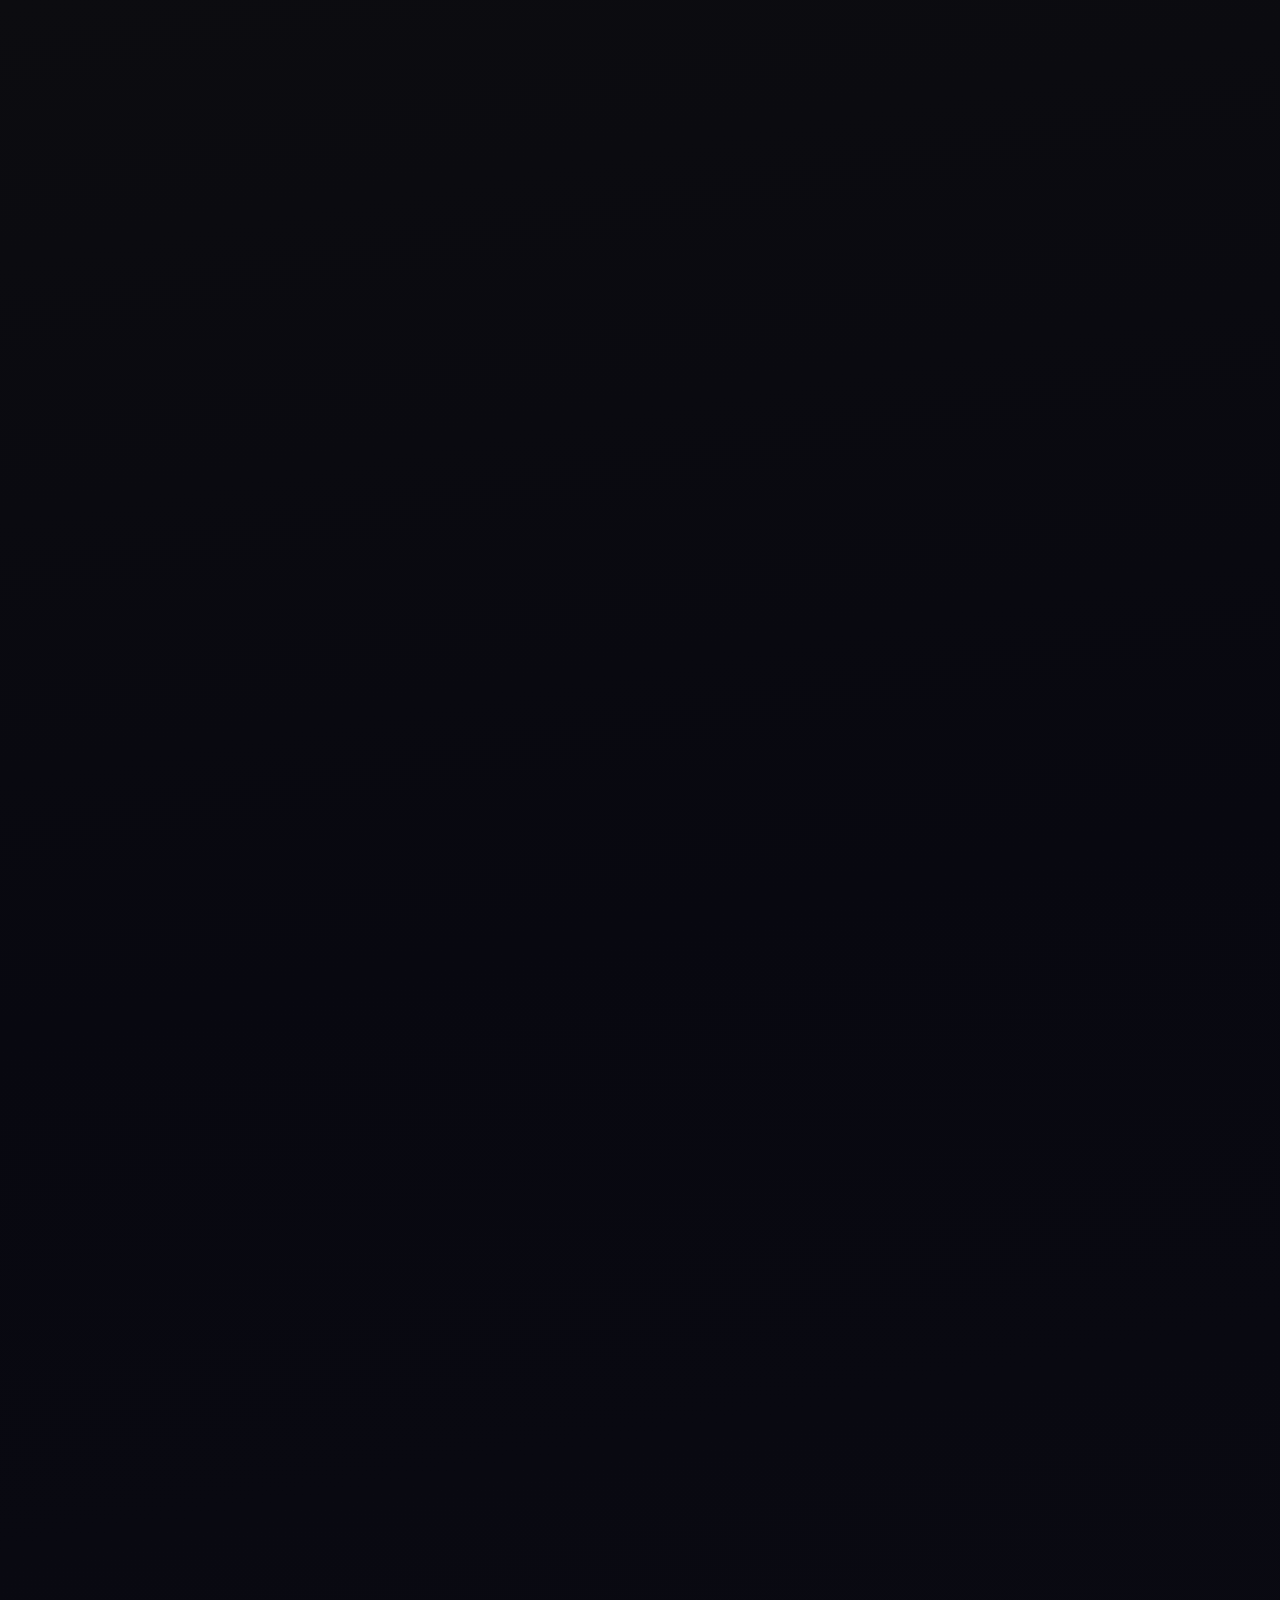
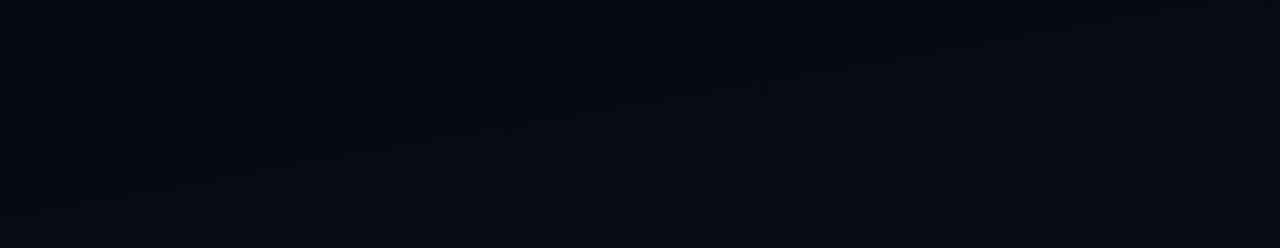
<file: csf-explorer.html>
<!DOCTYPE html><html lang="en"><head>
<meta charset="UTF-8"><meta name="viewport" content="width=device-width,initial-scale=1">
<title>CSF Explorer — Burke Vision Lab</title>
<link rel="preconnect" href="https://fonts.googleapis.com">
<link href="https://fonts.googleapis.com/css2?family=DM+Sans:opsz,wght@9..40,200;9..40,300;9..40,400;9..40,500;9..40,600;9..40,700&family=JetBrains+Mono:wght@200;300;400;500;700&display=swap" rel="stylesheet">
<style>
:root{--bg:#0a0a0c;--chrome:#0a0a0c;--s1:#0c0c10;--s2:#111118;--a:#00ffcc;--as:rgba(0,255,204,.06);--ag:rgba(0,255,204,.25);--a2:rgba(0,255,204,.12);--b:rgba(255,255,255,.06);--b2:rgba(255,255,255,.10);--t1:rgba(255,255,255,.92);--t2:rgba(255,255,255,.45);--t3:rgba(255,255,255,.18);--e:#ff453a;--f:'DM Sans',-apple-system,system-ui,sans-serif;--m:'JetBrains Mono','SF Mono',monospace;--ez:cubic-bezier(.22,.68,0,1.04);--ez-out:cubic-bezier(0,.55,.45,1);--settle:550ms}
*,*::before,*::after{box-sizing:border-box;margin:0;padding:0}
html{font-size:100%}
html,body{min-height:100vh}
body{background:linear-gradient(170deg,#0c0c10 0%,#080810 50%,#0a0a12 100%);font-family:var(--f);color:var(--t1);-webkit-font-smoothing:antialiased;display:flex;flex-direction:column;align-items:center;padding:clamp(24px,5vh,60px) 20px 40px}
@keyframes settleUp{from{opacity:0;transform:translateY(14px)}to{opacity:1;transform:translateY(0)}}
@keyframes fadeIn{from{opacity:0}to{opacity:1}}

/* ─── Layout ─── */
.page{max-width:1200px;width:100%;display:flex;flex-direction:column;align-items:center;gap:clamp(16px,3vh,28px)}
.header{text-align:center;display:flex;flex-direction:column;align-items:center;gap:6px;opacity:0;animation:settleUp var(--settle) var(--ez) .05s forwards}
.brand{font-family:var(--m);font-size:.7rem;letter-spacing:4px;text-transform:uppercase;color:var(--t3)}
.title{font-size:clamp(1.6rem,4vw,2.6rem);font-weight:200;line-height:1.15;letter-spacing:-.02em}
.subtitle{font-size:clamp(.7rem,1.2vw,.88rem);color:var(--t2);max-width:520px;line-height:1.6;font-weight:300}

/* ─── Formula bar (patient mode) ─── */
.formula-bar{display:none;align-items:center;justify-content:center;gap:24px;font-family:var(--m);font-size:.78rem;color:var(--t2);padding:10px 20px;border-radius:10px;border:1px solid var(--b2);background:var(--s1);opacity:0;animation:settleUp var(--settle) var(--ez) .15s forwards}
body.mode-patient .formula-bar{display:flex}
.formula-text{color:var(--a)}
.formula-peak{color:var(--t2)}

/* ─── Demo banner ─── */
.demo-banner{display:none;flex-direction:column;align-items:center;gap:8px;padding:16px 24px;border-radius:12px;border:1.5px solid rgba(0,255,204,.15);background:rgba(0,255,204,.04);text-align:center;opacity:0;animation:settleUp var(--settle) var(--ez) .15s forwards}
body.mode-demo .demo-banner{display:flex}
.demo-banner-text{font-size:.82rem;color:var(--t2);line-height:1.5;font-weight:300}
.demo-banner-link{font-size:.82rem;color:var(--a);text-decoration:none;font-weight:500;transition:text-decoration .2s}
.demo-banner-link:hover{text-decoration:underline}

/* ─── Canvas ─── */
.canvas-wrap{width:100%;opacity:0;animation:settleUp var(--settle) var(--ez) .25s forwards}
#csf-canvas{width:100%;height:auto;border-radius:8px}

/* ─── Controls ─── */
.controls{display:flex;flex-wrap:wrap;align-items:center;gap:14px;width:100%;opacity:0;animation:settleUp var(--settle) var(--ez) .35s forwards}
.obj-select{padding:8px 14px;border-radius:10px;border:2px solid var(--b2);background:var(--chrome);color:var(--t1);font-family:var(--f);font-size:.82rem;cursor:pointer;outline:0;min-width:200px;transition:border-color .3s}
.obj-select:focus{border-color:var(--a)}
.obj-select option{background:#111118;color:var(--t1)}
.dist-group{display:flex;align-items:center;gap:10px;flex:1;min-width:200px}
.dist-slider{flex:1;-webkit-appearance:none;appearance:none;height:4px;border-radius:2px;background:var(--b2);outline:0;cursor:pointer}
.dist-slider::-webkit-slider-thumb{-webkit-appearance:none;width:16px;height:16px;border-radius:50%;background:var(--a);box-shadow:0 0 10px rgba(0,255,204,.3);cursor:pointer}
.dist-slider::-moz-range-thumb{width:16px;height:16px;border-radius:50%;background:var(--a);border:0;box-shadow:0 0 10px rgba(0,255,204,.3);cursor:pointer}
.dist-val{font-family:var(--m);font-size:.78rem;color:var(--t2);white-space:nowrap;min-width:70px;text-align:right}
.lighting-pills{display:flex;gap:6px}
.light-pill{padding:7px 14px;border-radius:8px;border:1.5px solid var(--b2);background:transparent;color:var(--t2);font-family:var(--f);font-size:.75rem;cursor:pointer;transition:all .2s;-webkit-tap-highlight-color:transparent;white-space:nowrap}
.light-pill:hover{border-color:rgba(255,255,255,.2);color:var(--t1)}
.light-pill.active{border-color:var(--a);color:var(--a);background:var(--as)}

/* ─── Verdict card ─── */
.verdict-card{width:100%;border-radius:16px;border:1.5px solid var(--b2);background:rgba(12,12,16,.8);padding:clamp(16px,3vw,28px);opacity:0;animation:settleUp var(--settle) var(--ez) .4s forwards}
.verdict-status{font-size:clamp(1.1rem,2.5vw,1.6rem);font-weight:600;letter-spacing:1px;text-transform:uppercase;margin-bottom:4px}
.verdict-status.resolved{color:#00ffcc}
.verdict-status.detected{color:#F5A623}
.verdict-status.invisible{color:#ff453a}
.verdict-desc{font-size:clamp(.72rem,1.1vw,.88rem);color:var(--t2);line-height:1.6;margin-bottom:16px;font-weight:300}
.feat-rows{display:flex;flex-direction:column;gap:8px}
.feat-row{display:flex;align-items:center;gap:10px;font-size:.8rem}
.feat-icon{font-size:.9rem;width:20px;text-align:center}
.feat-icon.clear{color:#00ffcc}
.feat-icon.likely{color:#8fdc6a}
.feat-icon.marginal{color:#F5A623}
.feat-icon.unlikely{color:#e87040}
.feat-icon.invisible{color:#ff453a}
.feat-label{font-family:var(--m);font-size:.68rem;padding:2px 8px;border-radius:4px;min-width:64px;text-align:center}
.feat-label.clear{color:#00ffcc;background:rgba(0,255,204,.10)}
.feat-label.likely{color:#8fdc6a;background:rgba(143,220,106,.10)}
.feat-label.marginal{color:#F5A623;background:rgba(245,166,35,.10)}
.feat-label.unlikely{color:#e87040;background:rgba(232,112,64,.10)}
.feat-label.invisible{color:#ff453a;background:rgba(255,69,58,.10)}
.feat-name{color:var(--t2);min-width:100px}
.feat-freq{font-family:var(--m);font-size:.7rem;color:var(--t3)}
.feat-margin{font-family:var(--m);font-size:.68rem;padding:2px 8px;border-radius:4px;margin-left:auto}
.feat-margin.pos{color:#00ffcc;background:rgba(0,255,204,.08)}
.feat-margin.neg{color:#ff453a;background:rgba(255,69,58,.08)}

/* ─── Explain card ─── */
.explain-card{width:100%;border-radius:16px;border:1.5px solid var(--b2);background:rgba(12,12,16,.8);padding:clamp(16px,3vw,28px);opacity:0;animation:settleUp var(--settle) var(--ez) .45s forwards}
.explain-heading{font-size:.82rem;font-weight:600;letter-spacing:1px;text-transform:uppercase;color:var(--t3);margin-bottom:10px}
.explain-body{font-size:.82rem;color:var(--t2);line-height:1.7;font-weight:300}
.explain-body p{margin-bottom:10px}
.explain-body p:last-child{margin-bottom:0}

/* ─── Reference section ─── */
.ref-section{width:100%;border-top:1px solid var(--b2);padding-top:clamp(16px,3vw,24px);opacity:0;animation:settleUp var(--settle) var(--ez) .5s forwards}
.ref-heading{font-size:.75rem;font-weight:600;letter-spacing:1px;text-transform:uppercase;color:var(--t3);margin-bottom:10px}
.ref-body{font-size:.75rem;color:var(--t2);line-height:1.7;font-weight:300}
.ref-body p{margin-bottom:8px}
.ref-body p:last-child{margin-bottom:0}
.ref-body strong{color:var(--t2);font-weight:500}

/* ─── Embed mode ─── */
body.embed{padding:10px 10px 20px;min-height:0;background:#0a0a0c}
body.embed .page{max-width:100%;gap:clamp(10px,2vh,18px)}
body.embed.mode-demo .header{display:none}
body.embed .header{animation:none;opacity:1;gap:4px}
body.embed .title{font-size:clamp(1.1rem,3vw,1.6rem)}
body.embed .subtitle{font-size:clamp(.6rem,1vw,.75rem);max-width:480px}
body.embed .formula-bar{padding:6px 14px;font-size:.72rem}
body.embed .demo-banner{padding:10px 16px}
body.embed .demo-banner-text{font-size:.75rem}
body.embed .demo-banner-link{font-size:.75rem}
body.embed .formula-bar,body.embed .demo-banner,body.embed .canvas-wrap,body.embed .controls,body.embed .verdict-card,body.embed .explain-card,body.embed .ref-section{animation:none;opacity:1}
body.embed .verdict-card,body.embed .explain-card{border-radius:12px;padding:clamp(12px,2.5vw,20px)}
body.embed .ref-section{padding-top:clamp(10px,2vw,16px)}

/* ─── Responsive ─── */
@media(max-width:640px){
  .controls{flex-direction:column;align-items:stretch}
  .obj-select{min-width:0;width:100%}
  .dist-group{min-width:0}
  .lighting-pills{justify-content:center}
  body.embed{padding:6px 6px 14px}
  body.embed .page{gap:10px}
  body.embed .controls{gap:10px}
  body.embed .obj-select{font-size:.78rem;padding:7px 12px}
  body.embed .dist-slider::-webkit-slider-thumb{width:22px;height:22px}
  body.embed .dist-slider::-moz-range-thumb{width:22px;height:22px}
  body.embed .light-pill{padding:8px 12px;font-size:.72rem}
  body.embed .verdict-status{font-size:clamp(.95rem,4vw,1.3rem)}
  body.embed .verdict-desc{font-size:clamp(.68rem,2.5vw,.82rem)}
  body.embed .feat-row{font-size:.72rem;gap:6px;flex-wrap:wrap}
  body.embed .feat-name{min-width:80px;font-size:.68rem}
  body.embed .feat-freq{font-size:.62rem}
  body.embed .feat-margin{font-size:.6rem}
  body.embed .explain-heading{font-size:.72rem}
  body.embed .explain-body{font-size:.72rem;line-height:1.6}
  body.embed .ref-heading{font-size:.65rem}
  body.embed .ref-body{font-size:.65rem}
  .formula-bar{flex-direction:column;gap:8px;padding:8px 14px;font-size:.72rem}
  .demo-banner{padding:12px 16px}
  .demo-banner-text{font-size:.75rem}
  .demo-banner-link{font-size:.75rem}
}
</style>
</head><body>
<div class="page">
  <div class="header">
    <div class="brand">Burke Vision Lab</div>
    <div class="title">CSF Explorer</div>
    <div class="subtitle">See how your contrast sensitivity maps onto real-world objects at different distances and lighting conditions.</div>
  </div>

  <div class="formula-bar" id="formula-bar">
    <span class="formula-text" id="formula-text"></span>
    <span class="formula-peak" id="formula-peak"></span>
  </div>

  <div class="demo-banner" id="demo-banner">
    <div class="demo-banner-text">You're viewing a generic patient with 20/20 vision. Test your own vision to create your personal CSF curve.</div>
    <a class="demo-banner-link" href="https://drburke-droid.github.io/csf/" target="_blank" rel="noopener">Take the Contrast Sensitivity Test →</a>
  </div>

  <div class="canvas-wrap">
    <canvas id="csf-canvas"></canvas>
  </div>

  <div class="controls">
    <select class="obj-select" id="obj-select" onchange="onControlChange()"></select>
    <div class="dist-group">
      <input class="dist-slider" id="dist-slider" type="range" oninput="onControlChange()">
      <div class="dist-val" id="dist-val">150 yd</div>
    </div>
    <div class="lighting-pills" id="lighting-pills"></div>
  </div>

  <div class="verdict-card" id="verdict-card">
    <div class="verdict-status" id="verdict-status">--</div>
    <div class="verdict-desc" id="verdict-desc"></div>
    <div class="feat-rows" id="feat-rows"></div>
  </div>

  <div class="explain-card">
    <div class="explain-heading">Reading the chart</div>
    <div class="explain-body" id="explain-body"></div>
  </div>

  <div class="ref-section">
    <div class="ref-heading">How this data was derived</div>
    <div class="ref-body">
      <p><strong>CSF model</strong> — Log-parabola contrast sensitivity function from Lesmes et al. (2010), "Bayesian adaptive estimation of the contrast sensitivity function: The quick CSF method." The four parameters (gain, peak frequency, bandwidth, truncation) are fitted from the patient's adaptive test results.</p>
      <p><strong>Object sizes</strong> — Golf ball: USGA Rules of Golf (diameter 42.67 mm, dimple ~3.5 mm). Hi-vis vest: ANSI/ISEA 107-2020 (5 cm retroreflective tape). Highway signs: FHWA MUTCD Series E(Modified) (16-inch uppercase, 20% stroke width). Pedestrian: anthropometric averages (shoulder width ~45 cm, head ~25 cm). Deer: whitetail shoulder height ~1 m; D'Angelo et al. (2023), "Factors affecting driver detection of deer at night."</p>
      <p><strong>Contrast values</strong> — Michelson contrast computed from published surface reflectance data. Daytime values derived from material albedo against typical backgrounds. Night retroreflective values based on ASTM E810 standard practice and FHWA-HRT-07-040 retroreflectivity report; modern Type III+ sheeting maintains high contrast under headlamp illumination.</p>
      <p><strong>Fourier demand model</strong> — Broadband features (edges, bodies) modeled as step-edge stimuli whose sensitivity demand rises with spatial frequency: S<sub>req</sub>(f) = sqrt(1 + (pi f theta)^2) / C. Texture features (dimple pattern) use a Gaussian bandpass model centered at the characteristic texture frequency. Theoretical framework follows Campbell &amp; Robson (1968), "Application of Fourier analysis to the visibility of gratings," and Watson &amp; Ahumada (2005), "A standard model for foveal detection of spatial contrast."</p>
    </div>
  </div>

  <div class="disclaimer" style="font-size:.65rem;color:var(--t3);line-height:1.6;text-align:center;max-width:680px;margin:0 auto;opacity:0;animation:settleUp var(--settle) var(--ez) .55s forwards">This tool is for educational and informational purposes only and is not a substitute for a professional eye examination. Results may vary based on screen calibration, ambient lighting, and testing conditions. Do not use these results to make medical decisions. If you have concerns about your vision, please consult a licensed eye care professional.</div>
</div>

<script>
/* ════════════════════════════════════════════════════════
   CSF Explorer — Burke Vision Lab
   Self-contained interactive real-world vision analyzer
   ════════════════════════════════════════════════════════ */

// ── CSF Math (replicated from qcsf-engine.js) ──
function logParabolaCSF(freq, g, f, b, d) {
    const safeFreq = Math.max(0.05, freq);
    const logF = Math.log10(safeFreq);
    const logPeak = Math.log10(Math.max(0.2, f));
    const delta = logF - logPeak;
    const baseDrop = Math.max(0.2, b) * delta * delta;
    const highFreqDrop = (delta > 0) ? Math.max(0.2, d) * Math.pow(delta, 4) : 0;
    return g - baseDrop - highFreqDrop;
}

function getCSFCurve(params, n) {
    n = n || 300;
    const curve = [];
    for (let i = 0; i < n; i++) {
        const freq = Math.pow(10, -0.3 + i * 2.05 / (n - 1));
        curve.push({ freq, logS: logParabolaCSF(freq, params.g, params.f, params.b, params.d) });
    }
    return curve;
}

// ── State ──
let csfParams = { g: 2.10, f: 4.5, b: 1.10, d: 0.80 };
let currentObj = 0;
let currentLighting = 'bright';
let rafId = null;

// ── Object definitions ──
// Each feature: { label, size (m), contrast: {bright,cloudy,overcast,night}, type }
const OBJECTS = [
    {
        name: 'Golf Ball (fairway)',
        distRange: [10, 300], distDefault: 137, distStep: 5, distUnit: 'yd', distScale: 0.9144,
        features: [
            { label: 'Ball body',    size: 0.04267, contrast: { bright: 0.70, cloudy: 0.50, overcast: 0.25, night: 0.03 }, type: 'broadband' },
            // 18mm ≈ diameter/2.4 — minimum for perceiving spatial extent (not a point)
            { label: 'Ball edge',    size: 0.018,   contrast: { bright: 0.70, cloudy: 0.50, overcast: 0.25, night: 0.03 }, type: 'broadband' },
            { label: 'Dimple texture', size: 0.0035, contrast: { bright: 0.15, cloudy: 0.08, overcast: 0.04, night: 0.005 }, type: 'texture' },
        ],
        descriptions: {
            resolved: 'You can make out the dimple pattern on the ball at this distance.',
            detected: 'You can see the ball but can\'t resolve its shape or surface details.',
            invisible: 'The ball is essentially invisible at this distance and lighting.',
        },
    },
    {
        name: 'Golf Ball (sky)',
        distRange: [10, 300], distDefault: 137, distStep: 5, distUnit: 'yd', distScale: 0.9144,
        features: [
            { label: 'Ball body',    size: 0.04267, contrast: { bright: 0.40, cloudy: 0.25, overcast: 0.10, night: 0.01 }, type: 'broadband' },
            { label: 'Ball edge',    size: 0.018,   contrast: { bright: 0.40, cloudy: 0.25, overcast: 0.10, night: 0.01 }, type: 'broadband' },
            { label: 'Dimple texture', size: 0.0035, contrast: { bright: 0.04, cloudy: 0.02, overcast: 0.01, night: 0.002 }, type: 'texture' },
        ],
        descriptions: {
            resolved: 'You can make out the dimple pattern against the sky.',
            detected: 'You can track the ball in flight but can\'t see surface detail.',
            invisible: 'The ball is lost against the sky at this distance and lighting.',
        },
    },
    {
        name: 'Pedestrian (dark clothing)',
        distRange: [20, 500], distDefault: 100, distStep: 10, distUnit: 'm', distScale: 1,
        features: [
            // Dark clothing (~5-7% reflectance) vs asphalt (~10%) = very low contrast
            // Olson & Sivak 1983: detection ~46m low-beam; Sullivan & Flannagan 2002
            { label: 'Body',  size: 0.45,  contrast: { bright: 0.35, cloudy: 0.22, overcast: 0.10, night: 0.03 }, type: 'broadband' },
            { label: 'Limbs', size: 0.15,  contrast: { bright: 0.25, cloudy: 0.15, overcast: 0.06, night: 0.015 }, type: 'broadband' },
            { label: 'Face',  size: 0.025, contrast: { bright: 0.20, cloudy: 0.12, overcast: 0.04, night: 0.01 }, type: 'broadband' },
        ],
        descriptions: {
            resolved: 'You can recognize the person\'s face at this distance.',
            detected: 'You can see someone is there, but can\'t make out facial features.',
            invisible: 'A dark-clothed pedestrian is effectively invisible here.',
        },
    },
    {
        name: 'Pedestrian (hi-vis vest)',
        distRange: [20, 500], distDefault: 100, distStep: 10, distUnit: 'm', distScale: 1,
        features: [
            // ANSI/ISEA 107: fluorescent yellow-green ≥70% luminance factor
            { label: 'Vest',       size: 0.40, contrast: { bright: 0.85, cloudy: 0.70, overcast: 0.45, night: 0.15 }, type: 'broadband' },
            // ANSI 5cm (2") retroreflective tape; RA ~600 cd/lx/m² under headlights
            { label: 'Reflective strips', size: 0.05, contrast: { bright: 0.75, cloudy: 0.55, overcast: 0.30, night: 0.85 }, type: 'broadband' },
            { label: 'Face',       size: 0.025, contrast: { bright: 0.20, cloudy: 0.12, overcast: 0.04, night: 0.01 }, type: 'broadband' },
        ],
        descriptions: {
            resolved: 'You can recognize the person\'s face and see reflective details.',
            detected: 'You can spot the hi-vis vest but can\'t make out the face.',
            invisible: 'Even a hi-vis vest can\'t be detected at this range and lighting.',
        },
        retroNote: 'The reflective strips on a hi-vis vest are retroreflective \u2014 they bounce headlight beams back toward the driver, so those strips actually become easier to see at night than in dim daylight.',
    },
    {
        name: 'Car on highway',
        distRange: [50, 1000], distDefault: 400, distStep: 25, distUnit: 'm', distScale: 1,
        features: [
            // Average sedan ~1.78m wide; contrast depends on color vs road
            { label: 'Car body',    size: 1.8,   contrast: { bright: 0.40, cloudy: 0.28, overcast: 0.12, night: 0.04 }, type: 'broadband' },
            { label: 'Windshield',  size: 0.40,  contrast: { bright: 0.35, cloudy: 0.22, overcast: 0.10, night: 0.03 }, type: 'broadband' },
            // Retroreflective plate: high contrast under headlights at night
            { label: 'Plate text',  size: 0.010, contrast: { bright: 0.88, cloudy: 0.65, overcast: 0.30, night: 0.50 }, type: 'broadband' },
        ],
        descriptions: {
            resolved: 'You can read the license plate at this distance.',
            detected: 'You can see the car but can\'t read its plate.',
            invisible: 'The car blends into the background at this range.',
        },
    },
    {
        name: 'Highway exit sign',
        distRange: [30, 500], distDefault: 76, distStep: 5, distUnit: 'm', distScale: 1,
        features: [
            // MUTCD Series E(Modified) 16" uppercase; stroke = 20% of height = 8.1cm
            // White on green retroreflective sheeting — same material contrast for all features
            // Night: modern Type III+ sheeting maintains ≥0.78 Michelson under headlights
            // FHWA legibility: 30-40 ft/inch → 146-195m for 16" letters
            { label: 'Sign face',      size: 3.6,   contrast: { bright: 0.85, cloudy: 0.70, overcast: 0.55, night: 0.75 }, type: 'broadband' },
            { label: 'Letter height',   size: 0.406, contrast: { bright: 0.85, cloudy: 0.70, overcast: 0.55, night: 0.75 }, type: 'broadband' },
            { label: 'Letter strokes',  size: 0.081, contrast: { bright: 0.85, cloudy: 0.70, overcast: 0.55, night: 0.75 }, type: 'broadband' },
        ],
        descriptions: {
            resolved: 'You can read the exit sign text at this distance.',
            detected: 'You can see the green sign but can\'t read the lettering.',
            invisible: 'The sign is not visible at this range and lighting.',
        },
        retroNote: 'Highway signs use retroreflective sheeting that bounces headlight beams back toward the driver, so contrast actually improves at night compared to overcast daylight.',
    },
    {
        name: 'License plate',
        distRange: [5, 150], distDefault: 35, distStep: 5, distUnit: 'm', distScale: 1,
        features: [
            // US plate: 305mm wide, 70mm char height, ~9-10mm stroke width
            // Retroreflective background: bright under headlights, dark characters
            { label: 'Plate body',   size: 0.305, contrast: { bright: 0.80, cloudy: 0.60, overcast: 0.30, night: 0.60 }, type: 'broadband' },
            { label: 'Characters',   size: 0.070, contrast: { bright: 0.88, cloudy: 0.65, overcast: 0.30, night: 0.60 }, type: 'broadband' },
            { label: 'Char strokes', size: 0.010, contrast: { bright: 0.88, cloudy: 0.65, overcast: 0.30, night: 0.60 }, type: 'broadband' },
        ],
        descriptions: {
            resolved: 'You can read the plate characters at this distance.',
            detected: 'You can see the plate but can\'t read the characters.',
            invisible: 'The plate is not detectable at this range.',
        },
        retroNote: 'License plates use a retroreflective background that lights up under headlights, so contrast actually improves at night compared to overcast daylight.',
    },
    {
        name: 'Deer at roadside',
        distRange: [20, 500], distDefault: 100, distStep: 10, distUnit: 'm', distScale: 1,
        features: [
            // Whitetail shoulder height ~0.9-1.0m; fur albedo ~12% vs vegetation ~15-25%
            // D'Angelo et al. 2023: mean detection 66m low-beam, 90m high-beam
            { label: 'Body',    size: 1.0,  contrast: { bright: 0.35, cloudy: 0.22, overcast: 0.10, night: 0.03 }, type: 'broadband' },
            { label: 'Legs',    size: 0.08, contrast: { bright: 0.25, cloudy: 0.15, overcast: 0.06, night: 0.015 }, type: 'broadband' },
            { label: 'Eye/ear', size: 0.02, contrast: { bright: 0.20, cloudy: 0.12, overcast: 0.04, night: 0.01 }, type: 'broadband' },
        ],
        descriptions: {
            resolved: 'You can see the deer\'s eyes and ears clearly.',
            detected: 'You can see something is there but can\'t identify details.',
            invisible: 'A deer would be invisible against the roadside at this range.',
        },
    },
];

const LIGHTINGS = [
    { key: 'bright',   label: 'Bright',   icon: '\u2600\uFE0F' },
    { key: 'cloudy',   label: 'Cloudy',   icon: '\u26C5' },
    { key: 'overcast', label: 'Overcast', icon: '\uD83C\uDF25\uFE0F' },
    { key: 'night',    label: 'Night',    icon: '\uD83C\uDF19' },
];

// ── Fourier demand models ──
function broadbandDemand(freq, angularSizeDeg, contrast) {
    // S_req(f) = sqrt(1 + (pi*f*theta)^2) / C
    const x = Math.PI * freq * angularSizeDeg;
    return Math.sqrt(1 + x * x) / contrast;
}

function textureDemand(freq, angularSizeDeg, contrast) {
    // Gaussian bandpass centered at f_c = 1/(2*theta), sigma=0.3 in log-freq
    const fc = 1 / (2 * angularSizeDeg);
    const sigma = 0.3;
    const z = Math.log10(freq) - Math.log10(fc);
    return Math.exp(z * z / (2 * sigma * sigma)) / contrast;
}

function featureDemand(freq, feat, distMeters) {
    const angDeg = (feat.size / distMeters) * (180 / Math.PI);
    const C = feat.contrast[currentLighting];
    if (C <= 0) return 1e12;
    if (feat.type === 'texture') return textureDemand(freq, angDeg, C);
    return broadbandDemand(freq, angDeg, C);
}

function featureCharFreq(feat, distMeters) {
    const angDeg = (feat.size / distMeters) * (180 / Math.PI);
    if (feat.type === 'texture') return 1 / (2 * angDeg);
    return 1 / (Math.PI * angDeg);
}

function featureVisible(feat, distMeters, params) {
    const C = feat.contrast[currentLighting];
    if (C <= 0) return { visible: false, margin: -Infinity };

    if (feat.type === 'texture') {
        // Texture: scan across all frequencies — the Gaussian band naturally limits
        // where detection is possible, so "any frequency" check is correct
        let bestMarginDb = -Infinity;
        for (let i = 0; i < 300; i++) {
            const f = 0.5 * Math.pow(100, i / 299);
            const csfSens = Math.pow(10, logParabolaCSF(f, params.g, params.f, params.b, params.d));
            const demSens = featureDemand(f, feat, distMeters);
            const marginDb = 20 * Math.log10(csfSens / demSens);
            if (marginDb > bestMarginDb) bestMarginDb = marginDb;
        }
        return { visible: bestMarginDb >= 0, margin: bestMarginDb };
    } else {
        // Broadband: check at the characteristic frequency where shape/detail
        // information lives. Demand at charF is always sqrt(2)/C.
        // When charF < CSF peak, the feature is "trivially large" — clamp to
        // peak freq so that closer objects never appear harder to see.
        const charF = featureCharFreq(feat, distMeters);
        const testF = Math.max(params.f, Math.min(50, charF));
        const csfSens = Math.pow(10, logParabolaCSF(testF, params.g, params.f, params.b, params.d));
        const demSens = Math.SQRT2 / C;
        const marginDb = 20 * Math.log10(csfSens / demSens);
        return { visible: marginDb >= 0, margin: marginDb };
    }
}

function computeVerdict(obj, distMeters, params) {
    const feats = obj.features.map((feat, i) => {
        const vis = featureVisible(feat, distMeters, params);
        const charF = featureCharFreq(feat, distMeters);
        return { ...feat, index: i, ...vis, charFreq: charF };
    });
    const nVisible = feats.filter(f => f.visible).length;
    let verdict;
    if (nVisible === 3) verdict = 'resolved';
    else if (feats[0].visible) verdict = 'detected';
    else verdict = 'invisible';
    return { verdict, feats, description: obj.descriptions[verdict] };
}

// ── URL params ──
function loadFromURL() {
    const sp = new URLSearchParams(location.search);
    const g = parseFloat(sp.get('g'));
    const f = parseFloat(sp.get('f'));
    const b = parseFloat(sp.get('b'));
    const d = parseFloat(sp.get('d'));
    if ([g, f, b, d].every(v => isFinite(v))) {
        csfParams = { g, f, b, d };
    }
}

// ── Controls setup ──
function initControls() {
    const sel = document.getElementById('obj-select');
    OBJECTS.forEach((obj, i) => {
        const opt = document.createElement('option');
        opt.value = i;
        opt.textContent = obj.name;
        sel.appendChild(opt);
    });
    sel.value = currentObj;
    updateSlider();

    const pills = document.getElementById('lighting-pills');
    LIGHTINGS.forEach(l => {
        const btn = document.createElement('button');
        btn.className = 'light-pill' + (l.key === currentLighting ? ' active' : '');
        btn.dataset.key = l.key;
        btn.textContent = l.icon + ' ' + l.label;
        btn.onclick = () => {
            currentLighting = l.key;
            pills.querySelectorAll('.light-pill').forEach(p => p.classList.toggle('active', p.dataset.key === l.key));
            scheduleRedraw();
        };
        pills.appendChild(btn);
    });

}

function updateSlider() {
    const obj = OBJECTS[currentObj];
    const slider = document.getElementById('dist-slider');
    slider.min = obj.distRange[0];
    slider.max = obj.distRange[1];
    slider.step = obj.distStep;
    slider.value = obj.distDefault;
    updateDistLabel();
}

function updateDistLabel() {
    const obj = OBJECTS[currentObj];
    const slider = document.getElementById('dist-slider');
    document.getElementById('dist-val').textContent = slider.value + ' ' + obj.distUnit;
}

function onControlChange() {
    const newObj = parseInt(document.getElementById('obj-select').value);
    if (newObj !== currentObj) {
        currentObj = newObj;
        updateSlider();
    }
    updateDistLabel();
    scheduleRedraw();
}

function scheduleRedraw() {
    if (rafId) cancelAnimationFrame(rafId);
    rafId = requestAnimationFrame(drawAll);
}

// ── Canvas drawing ──
function drawAll() {
    rafId = null;
    const canvas = document.getElementById('csf-canvas');
    const dpr = window.devicePixelRatio || 1;
    const isMobile = window.innerWidth < 640;
    const cssW = 1100, cssH = isMobile ? 560 : 520;
    canvas.width = cssW * dpr;
    canvas.height = cssH * dpr;
    canvas.style.width = '100%';
    canvas.style.height = 'auto';
    const ctx = canvas.getContext('2d');
    ctx.scale(dpr, dpr);
    const W = cssW, H = cssH;
    const pad = { top: 24, right: 32, bottom: 56, left: 62 };
    const pW = W - pad.left - pad.right;
    const pH = H - pad.top - pad.bottom;

    const lfMin = -0.3, lfMax = 1.75;

    // Auto-scale Y
    const curve = getCSFCurve(csfParams);
    let computedLsMax = 2.65;
    for (const pt of curve) {
        if (pt.logS > computedLsMax) computedLsMax = pt.logS;
    }
    const lsMax = computedLsMax + 0.15;
    const lsMin = -0.3;

    const tX = lf => pad.left + (lf - lfMin) / (lfMax - lfMin) * pW;
    const tY = ls => pad.top + pH - (ls - lsMin) / (lsMax - lsMin) * pH;

    // ── Background ──
    const bgGrad = ctx.createLinearGradient(0, 0, 0, H);
    bgGrad.addColorStop(0, '#0c0c10');
    bgGrad.addColorStop(1, '#08080c');
    ctx.fillStyle = bgGrad;
    ctx.fillRect(0, 0, W, H);

    // ── Grid ──
    const freqs = [0.5, 1, 2, 4, 8, 16, 32];
    const senss = [1, 3, 10, 30, 100, 300];
    if (lsMax > Math.log10(300) + 0.1) senss.push(1000);
    if (lsMax > Math.log10(1000) + 0.1) senss.push(3000);
    ctx.lineWidth = 1;

    freqs.forEach(f => {
        const x = tX(Math.log10(f));
        if (x < pad.left || x > pad.left + pW) return;
        ctx.strokeStyle = 'rgba(255,255,255,0.05)';
        ctx.beginPath(); ctx.moveTo(x, pad.top); ctx.lineTo(x, pad.top + pH); ctx.stroke();
    });
    senss.forEach(s => {
        const y = tY(Math.log10(s));
        if (y < pad.top || y > pad.top + pH) return;
        ctx.strokeStyle = 'rgba(255,255,255,0.05)';
        ctx.beginPath(); ctx.moveTo(pad.left, y); ctx.lineTo(pad.left + pW, y); ctx.stroke();
    });

    // ── Build CSF curve points ──
    const pts = [];
    for (const pt of curve) {
        if (pt.logS < lsMin - 0.5) continue;
        pts.push({ x: tX(Math.log10(pt.freq)), y: tY(pt.logS), logS: pt.logS });
    }

    function drawSmoothCurve(points) {
        if (points.length < 2) return;
        ctx.beginPath();
        ctx.moveTo(points[0].x, points[0].y);
        if (points.length === 2) { ctx.lineTo(points[1].x, points[1].y); return; }
        for (let i = 0; i < points.length - 1; i++) {
            const p0 = points[Math.max(0, i - 1)];
            const p1 = points[i];
            const p2 = points[i + 1];
            const p3 = points[Math.min(points.length - 1, i + 2)];
            ctx.bezierCurveTo(
                p1.x + (p2.x - p0.x) / 6, p1.y + (p2.y - p0.y) / 6,
                p2.x - (p3.x - p1.x) / 6, p2.y - (p3.y - p1.y) / 6,
                p2.x, p2.y
            );
        }
    }

    // ── Object overlay ──
    const obj = OBJECTS[currentObj];
    const slider = document.getElementById('dist-slider');
    const distDisplay = parseFloat(slider.value);
    const distMeters = distDisplay * obj.distScale;

    // Compute composite demand (min across features) and individual demands
    const nSamples = 400;
    const demandPts = [];  // { x, yCSF, yDemand } for composite overlay
    const featureDemandCurves = obj.features.map(() => []);
    const featureColors = ['#5B9CF5', '#F5A623', '#A78BFA'];

    for (let i = 0; i < nSamples; i++) {
        const lf = lfMin + (lfMax - lfMin) * i / (nSamples - 1);
        const freq = Math.pow(10, lf);
        const logS = logParabolaCSF(freq, csfParams.g, csfParams.f, csfParams.b, csfParams.d);
        const csfSens = Math.pow(10, logS);
        const x = tX(lf);

        let minDemand = Infinity;
        obj.features.forEach((feat, fi) => {
            const dem = featureDemand(freq, feat, distMeters);
            if (dem < minDemand) minDemand = dem;
            const logDem = Math.log10(Math.max(1e-3, dem));
            featureDemandCurves[fi].push({ x, y: tY(logDem), logDem });
        });

        const logDem = Math.log10(Math.max(1e-3, minDemand));
        demandPts.push({ x, yCSF: tY(logS), yDemand: tY(logDem), logS, logDem });
    }

    // Clip to plot area for overlay
    ctx.save();
    ctx.beginPath();
    ctx.rect(pad.left, pad.top, pW, pH);
    ctx.clip();

    // Draw green/red fill between CSF and demand
    for (let i = 0; i < demandPts.length - 1; i++) {
        const a = demandPts[i], b = demandPts[i + 1];
        const csfAbove = a.logS > a.logDem && b.logS > b.logDem;
        ctx.beginPath();
        ctx.moveTo(a.x, a.yCSF);
        ctx.lineTo(b.x, b.yCSF);
        ctx.lineTo(b.x, b.yDemand);
        ctx.lineTo(a.x, a.yDemand);
        ctx.closePath();
        if (csfAbove) {
            ctx.fillStyle = 'rgba(0,255,204,0.10)';
        } else {
            ctx.fillStyle = 'rgba(255,69,58,0.08)';
        }
        ctx.fill();
    }

    // Draw individual feature demand curves
    obj.features.forEach((feat, fi) => {
        const pts = featureDemandCurves[fi];
        ctx.save();
        ctx.setLineDash(isMobile ? [6, 5] : [4, 4]);
        ctx.strokeStyle = featureColors[fi];
        ctx.globalAlpha = isMobile ? 0.6 : 0.45;
        ctx.lineWidth = isMobile ? 2.5 : 1.5;
        ctx.beginPath();
        let started = false;
        for (const p of pts) {
            if (p.y < pad.top - 20 || p.y > pad.top + pH + 20) {
                started = false;
                continue;
            }
            if (!started) { ctx.moveTo(p.x, p.y); started = true; }
            else ctx.lineTo(p.x, p.y);
        }
        ctx.stroke();
        ctx.restore();
    });

    // Feature markers at characteristic frequencies
    obj.features.forEach((feat, fi) => {
        const charF = featureCharFreq(feat, distMeters);
        if (charF < Math.pow(10, lfMin) || charF > Math.pow(10, lfMax)) return;
        const x = tX(Math.log10(charF));
        const dem = featureDemand(charF, feat, distMeters);
        const y = tY(Math.log10(Math.max(1e-3, dem)));
        if (y < pad.top - 5 || y > pad.top + pH + 5) return;

        ctx.save();
        ctx.fillStyle = featureColors[fi];
        ctx.globalAlpha = isMobile ? 0.9 : 0.7;
        ctx.beginPath();
        ctx.arc(x, y, isMobile ? 7 : 4, 0, Math.PI * 2);
        ctx.fill();
        if (!isMobile) {
            // Label (desktop only)
            ctx.globalAlpha = 0.6;
            ctx.font = '500 9px "DM Sans", sans-serif';
            ctx.textAlign = 'left';
            ctx.fillText(feat.label, x + 7, y + 3);
        }
        ctx.restore();
    });

    ctx.restore(); // end clip

    // ── CSF Curve (drawn on top of overlay) ──
    ctx.save();
    ctx.beginPath();
    ctx.rect(pad.left - 1, pad.top - 1, pW + 2, pH + 2);
    ctx.clip();

    // Gradient fill under curve
    const curvGrad = ctx.createLinearGradient(0, pad.top, 0, pad.top + pH);
    curvGrad.addColorStop(0, 'rgba(0,255,204,0.12)');
    curvGrad.addColorStop(0.7, 'rgba(0,255,204,0.03)');
    curvGrad.addColorStop(1, 'rgba(0,255,204,0.0)');
    const fillPts = pts.filter(p => p.logS >= lsMin);
    if (fillPts.length > 1) {
        ctx.beginPath();
        ctx.moveTo(fillPts[0].x, fillPts[0].y);
        for (let i = 0; i < fillPts.length - 1; i++) {
            const p0 = fillPts[Math.max(0, i - 1)];
            const p1 = fillPts[i];
            const p2 = fillPts[i + 1];
            const p3 = fillPts[Math.min(fillPts.length - 1, i + 2)];
            ctx.bezierCurveTo(
                p1.x + (p2.x - p0.x) / 6, p1.y + (p2.y - p0.y) / 6,
                p2.x - (p3.x - p1.x) / 6, p2.y - (p3.y - p1.y) / 6,
                p2.x, p2.y
            );
        }
        ctx.lineTo(fillPts[fillPts.length - 1].x, pad.top + pH);
        ctx.lineTo(fillPts[0].x, pad.top + pH);
        ctx.closePath();
        ctx.fillStyle = curvGrad;
        ctx.fill();
    }

    // Glow pass
    drawSmoothCurve(pts);
    ctx.strokeStyle = 'rgba(0,255,204,0.3)';
    ctx.lineWidth = 8;
    ctx.filter = 'blur(6px)';
    ctx.stroke();
    ctx.filter = 'none';

    // Main stroke
    drawSmoothCurve(pts);
    ctx.strokeStyle = '#00ffcc';
    ctx.lineWidth = isMobile ? 3.5 : 2.5;
    ctx.stroke();

    ctx.restore(); // end clip

    // ── X-Axis ──
    ctx.fillStyle = 'rgba(255,255,255,0.55)';
    ctx.font = '500 12px "JetBrains Mono", monospace';
    ctx.textAlign = 'center';
    freqs.forEach(f => {
        const x = tX(Math.log10(f));
        if (x >= pad.left && x <= pad.left + pW)
            ctx.fillText(String(f), x, pad.top + pH + 18);
    });
    ctx.fillStyle = 'rgba(255,255,255,0.30)';
    ctx.font = '400 10px "DM Sans", sans-serif';
    ctx.fillText('Spatial Frequency (cpd)', pad.left + pW / 2, pad.top + pH + 36);
    ctx.font = '400 9px "JetBrains Mono", monospace';
    ctx.fillStyle = 'rgba(255,255,255,0.15)';
    ctx.textAlign = 'left';
    ctx.fillText('Coarse', pad.left, pad.top + pH + 50);
    ctx.textAlign = 'right';
    ctx.fillText('Fine', pad.left + pW, pad.top + pH + 50);

    // ── Y-Axis ──
    ctx.fillStyle = 'rgba(255,255,255,0.55)';
    ctx.font = '500 12px "JetBrains Mono", monospace';
    ctx.textAlign = 'right';
    senss.forEach(s => {
        const y = tY(Math.log10(s));
        if (y >= pad.top && y <= pad.top + pH)
            ctx.fillText(String(s), pad.left - 8, y + 4);
    });
    ctx.save();
    ctx.translate(14, pad.top + pH / 2);
    ctx.rotate(-Math.PI / 2);
    ctx.fillStyle = 'rgba(255,255,255,0.30)';
    ctx.font = '400 10px "DM Sans", sans-serif';
    ctx.textAlign = 'center';
    ctx.fillText('Sensitivity (1/contrast)', 0, 0);
    ctx.restore();

    // ── Plot border ──
    ctx.strokeStyle = 'rgba(255,255,255,0.08)';
    ctx.lineWidth = 1;
    ctx.strokeRect(pad.left, pad.top, pW, pH);

    // ── Legend (desktop only) ──
    if (!isMobile) {
        const legX = pad.left + pW - 180, legY = pad.top + 10;
        ctx.font = '500 11px "DM Sans", sans-serif';
        ctx.textAlign = 'left';
        ctx.globalAlpha = 1;
        ctx.fillStyle = '#00ffcc';
        ctx.globalAlpha = 0.7;
        ctx.fillRect(legX, legY, 18, 2);
        ctx.fillText('Your CSF', legX + 24, legY + 5);
        obj.features.forEach((feat, fi) => {
            const y = legY + (fi + 1) * 20;
            ctx.fillStyle = featureColors[fi];
            ctx.globalAlpha = 0.5;
            ctx.setLineDash([4, 4]);
            ctx.strokeStyle = featureColors[fi];
            ctx.lineWidth = 1.5;
            ctx.beginPath(); ctx.moveTo(legX, y + 1); ctx.lineTo(legX + 18, y + 1); ctx.stroke();
            ctx.setLineDash([]);
            ctx.fillText(feat.label, legX + 24, y + 5);
        });
        ctx.globalAlpha = 1;
    }

    // ── Update verdict card ──
    updateVerdict(obj, distMeters);
}

function marginGrade(marginDb) {
    if (marginDb > 10)  return { grade: 'clear',     icon: '\u2713', label: 'Clear' };
    if (marginDb > 3)   return { grade: 'likely',    icon: '\u2713', label: 'Likely' };
    if (marginDb > -1)  return { grade: 'marginal',  icon: '\u25CB', label: 'Marginal' };
    if (marginDb > -6)  return { grade: 'unlikely',  icon: '\u25CB', label: 'Unlikely' };
    return                       { grade: 'invisible', icon: '\u2717', label: 'Invisible' };
}

function updateVerdict(obj, distMeters) {
    const result = computeVerdict(obj, distMeters, csfParams);
    const statusEl = document.getElementById('verdict-status');
    statusEl.textContent = result.verdict.toUpperCase();
    statusEl.className = 'verdict-status ' + result.verdict;

    const descEl = document.getElementById('verdict-desc');
    if (currentLighting === 'night' && obj.retroNote) {
        descEl.textContent = result.description + ' ' + obj.retroNote;
    } else {
        descEl.textContent = result.description;
    }

    const rowsEl = document.getElementById('feat-rows');
    const featureLabels = ['Detection', 'Shape', 'Detail'];
    rowsEl.innerHTML = result.feats.map((f, i) => {
        const mg = marginGrade(f.margin);
        const charF = f.charFreq;
        const freqStr = charF >= 0.5 && charF <= 100 ? charF.toFixed(1) + ' cpd' : '';
        const marginStr = isFinite(f.margin) ? (f.margin >= 0 ? '+' : '') + f.margin.toFixed(0) + ' dB' : '';
        const marginClass = f.margin >= 0 ? 'pos' : 'neg';
        return `<div class="feat-row">
            <span class="feat-icon ${mg.grade}">${mg.icon}</span>
            <span class="feat-label ${mg.grade}">${mg.label}</span>
            <span class="feat-name">${featureLabels[i]}: ${f.label}</span>
            <span class="feat-freq">${freqStr}</span>
            <span class="feat-margin ${marginClass}">${marginStr}</span>
        </div>`;
    }).join('');

    updateExplanation(obj, distMeters);
}

// ── Dynamic explanation ──
function updateExplanation(obj, distMeters) {
    const el = document.getElementById('explain-body');
    if (!el) return;
    const result = computeVerdict(obj, distMeters, csfParams);
    const featureColors = ['#5B9CF5', '#F5A623', '#A78BFA'];
    const lfMin = -0.3, lfMax = 1.75;
    const fMin = Math.pow(10, lfMin);   // ~0.5 cpd
    const fMax = Math.pow(10, lfMax);   // ~56 cpd

    const slider = document.getElementById('dist-slider');
    const distDisplay = slider.value + ' ' + obj.distUnit;

    function cs(label, color) {
        return '<span style="color:' + color + ';font-weight:500">' + label + '</span>';
    }

    // Paragraph 1 — always the same structure
    const p1 = 'The cyan curve is your contrast sensitivity\u200a\u2014\u200ahow faint a pattern your eyes can detect at each level of detail. Coarse patterns are on the left; fine detail is on the right. The three dashed lines show the minimum sensitivity your eyes <em>need</em> to pick up different parts of the ' + obj.name + ': ' + cs(result.feats[0].label, featureColors[0]) + ', ' + cs(result.feats[1].label, featureColors[1]) + ', and ' + cs(result.feats[2].label, featureColors[2]) + '. Wherever your curve sits above a demand line (the green-tinted zone), you can see that feature. Where demand rises above your curve (red zone), that detail is invisible to you. These demand lines curve upward toward the right because finer detail requires progressively more sensitivity\u200a\u2014\u200aand at some point they climb off the top of the chart entirely, meaning your eyes simply cannot access that level of detail at this distance.';

    // Paragraph 2 — per-feature sentences
    const sentences = result.feats.map((f, i) => {
        const charF = f.charFreq;
        const cLabel = cs(f.label, featureColors[i]);
        const isMarginal = f.margin >= -1 && f.margin <= 3;

        if (f.visible || isMarginal) {
            if (charF < fMin) {
                return 'The ' + cLabel + ' is so large at ' + distDisplay + ' that its demand sits off the left edge of the chart\u200a\u2014\u200aeasily within your range.';
            }
            if (charF > fMax) {
                return 'The ' + cLabel + ' requires finer detail than your eyes can access\u200a\u2014\u200aits demand climbs off the right side of the chart.';
            }
            if (isMarginal && !f.visible) {
                return 'The ' + cLabel + ' dot at ' + charF.toFixed(1) + ' cpd sits just barely above your CSF\u200a\u2014\u200aright at the edge of visibility.';
            }
            if (isMarginal) {
                return 'The ' + cLabel + ' dot at ' + charF.toFixed(1) + ' cpd is just barely visible\u200a\u2014\u200ayour sensitivity there only narrowly exceeds what\u2019s needed.';
            }
            return 'The ' + cLabel + ' dot sits at ' + charF.toFixed(1) + ' cpd\u200a\u2014\u200ayour sensitivity there is well above what\u2019s needed, so you can see this feature clearly.';
        } else {
            if (charF > fMax) {
                return 'The ' + cLabel + ' requires finer detail than your eyes can access\u200a\u2014\u200aits demand climbs off the right side of the chart.';
            }
            if (charF < fMin) {
                return 'The ' + cLabel + ' sits off the left edge yet still demands more contrast than you have\u200a\u2014\u200athe lighting is too low.';
            }
            return 'The ' + cLabel + ' dot at ' + charF.toFixed(1) + ' cpd shows the demand line above your CSF\u200a\u2014\u200ayou don\u2019t have enough sensitivity for that fine detail.';
        }
    });

    // Verdict summary sentence
    const vName = obj.name;
    let summary;
    if (result.verdict === 'resolved')
        summary = 'Overall, you can fully resolve the ' + vName + ' at ' + distDisplay + ' in ' + currentLighting + ' conditions.';
    else if (result.verdict === 'detected')
        summary = 'You can detect the ' + vName + ' at ' + distDisplay + ', but some finer details are beyond your reach in ' + currentLighting + ' conditions.';
    else
        summary = 'At ' + distDisplay + ' in ' + currentLighting + ' conditions, the ' + vName + ' is effectively invisible to you.';

    el.innerHTML = '<p>' + p1 + '</p><p>' + sentences.join(' ') + ' ' + summary + '</p>';
}

// ── Mode detection ──
const sp = new URLSearchParams(location.search);
const isEmbed = sp.has('embed');
const hasPatientData = ['g','f','b','d'].every(k => sp.has(k) && isFinite(parseFloat(sp.get(k))));
if (isEmbed) document.body.classList.add('embed');
document.body.classList.add(hasPatientData ? 'mode-patient' : 'mode-demo');

// ── Init ──
loadFromURL();
initControls();

if (hasPatientData) {
    document.querySelector('.title').textContent = 'Your Vision Analysis';
    document.querySelector('.subtitle').textContent =
        'This is your contrast sensitivity curve from the test you just completed. Explore how it applies to real-world objects at different distances and lighting.';
    document.getElementById('formula-text').textContent =
        'log\u2081\u2080(S) = ' + csfParams.g.toFixed(2) + ' \u2212 ' + csfParams.b.toFixed(2) + '\u00b7\u0394\u00b2 \u2212 ' + csfParams.d.toFixed(2) + '\u00b7\u0394\u2074';
    document.getElementById('formula-peak').textContent =
        'Peak: ' + csfParams.f.toFixed(1) + ' cpd';
} else {
    document.querySelector('.subtitle').textContent =
        'See how contrast sensitivity maps onto real-world objects. The curve below represents a generic patient with 20/20 vision.';
}

scheduleRedraw();
window.addEventListener('resize', scheduleRedraw);
</script>
</body></html>
</file>
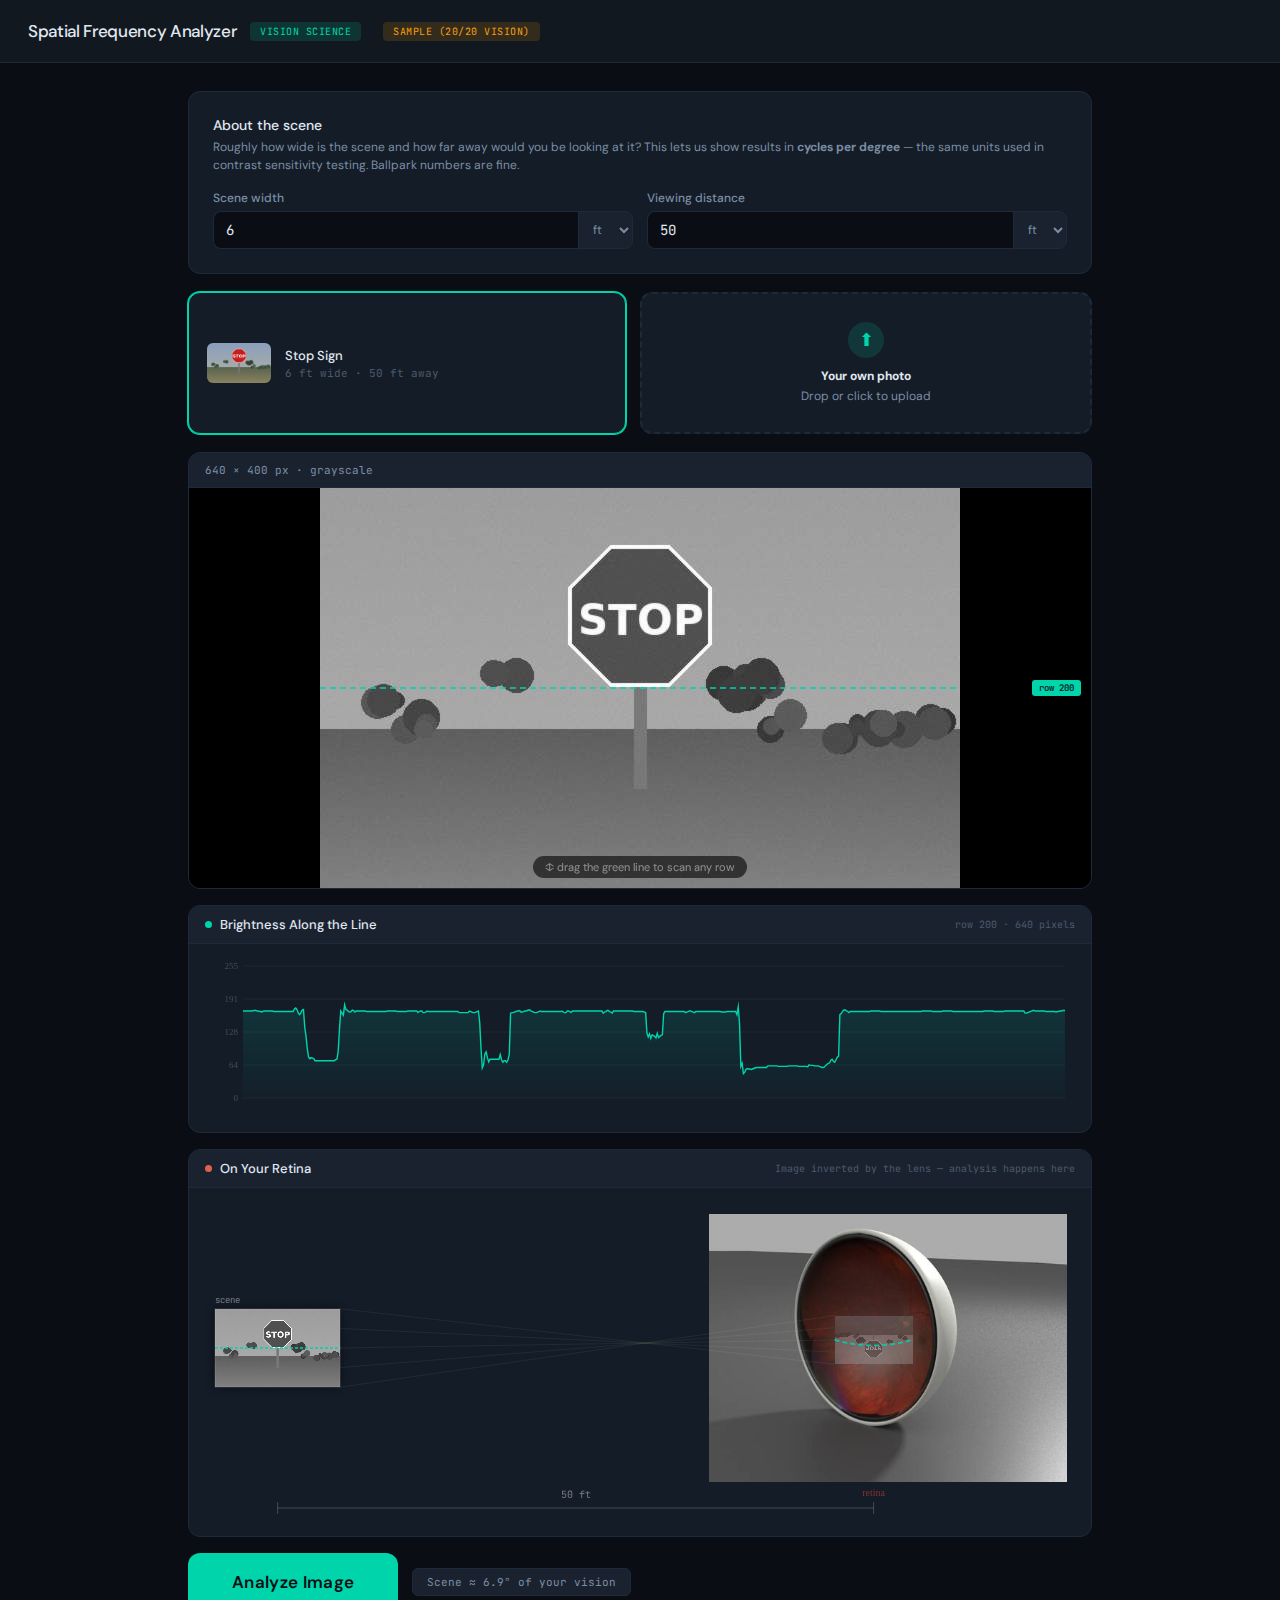
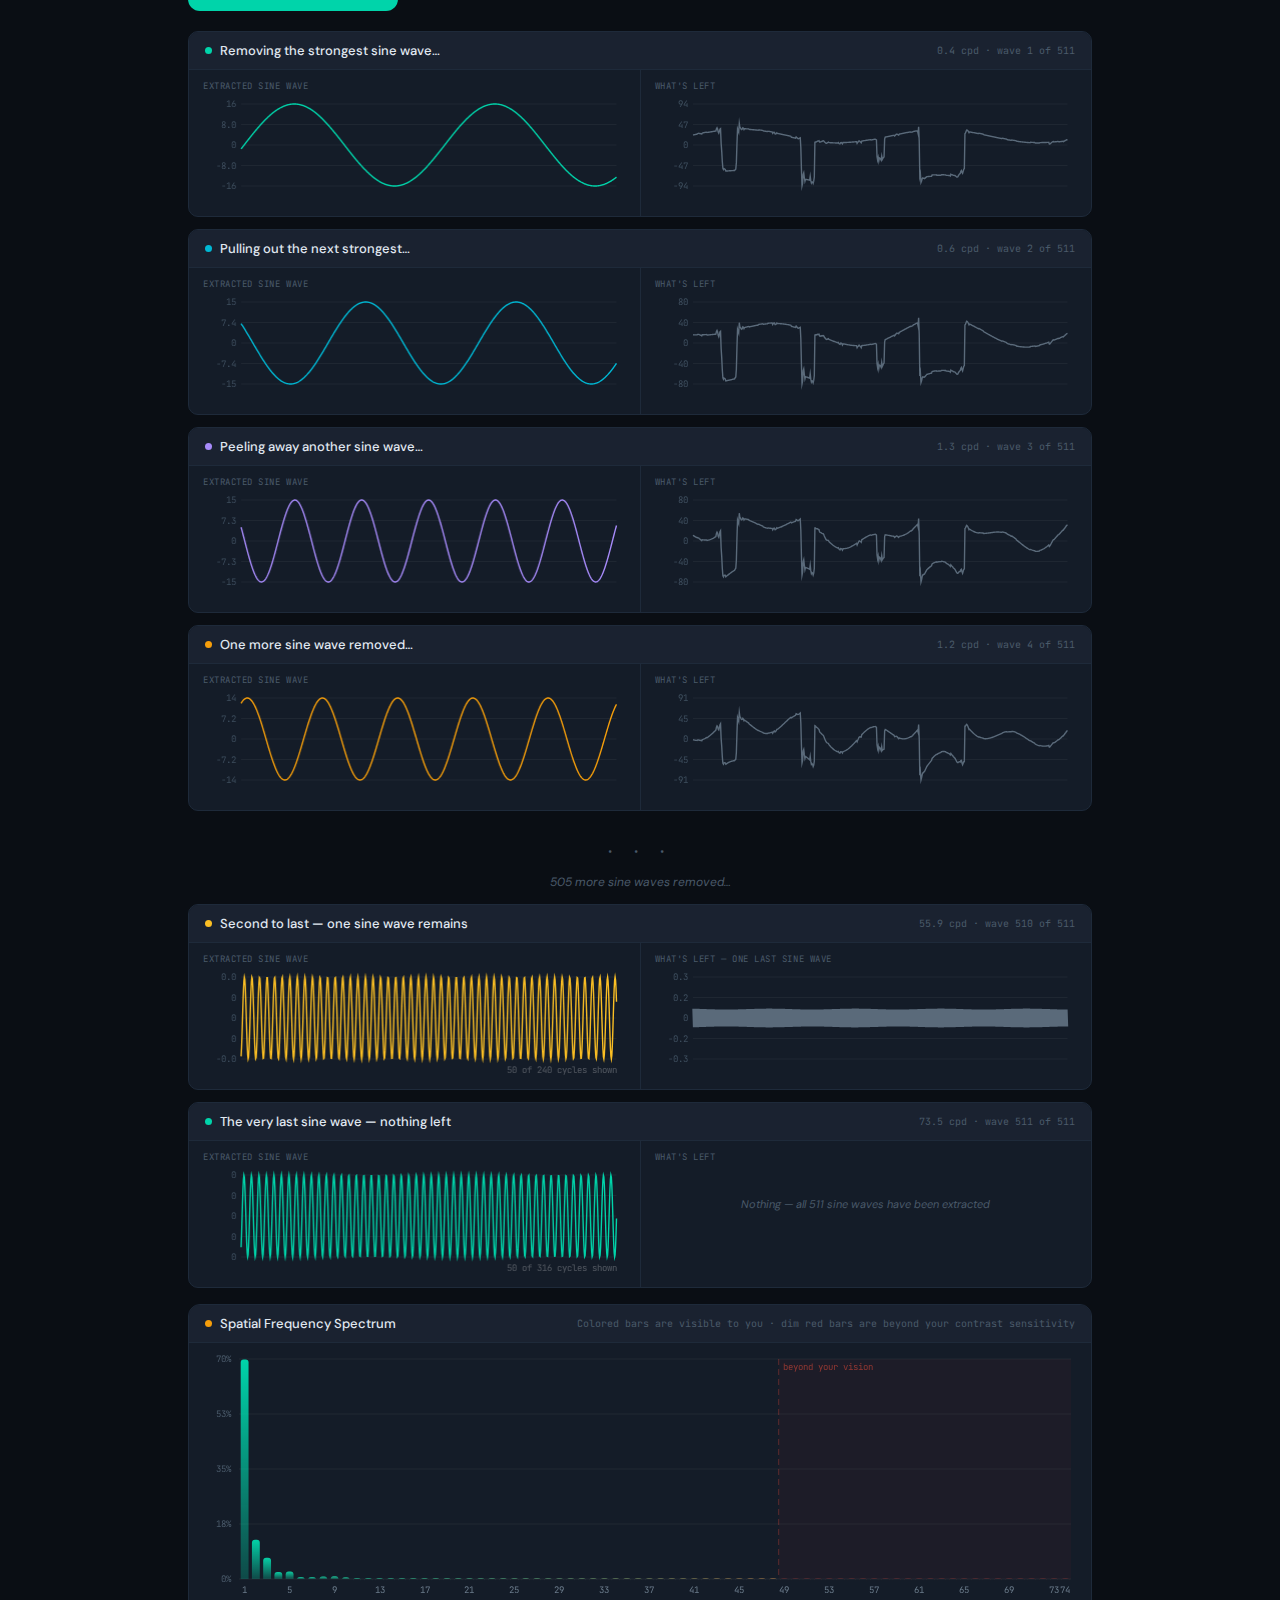
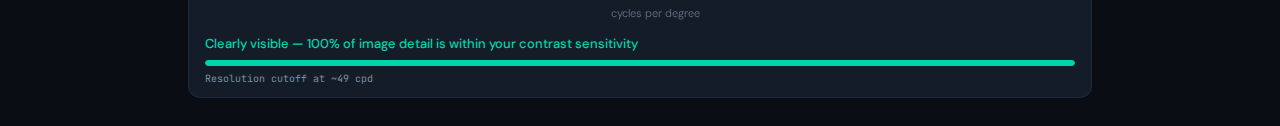
<file: spatial-freq-analyzer.html>
<!DOCTYPE html>
<html lang="en">
<head>
<meta charset="UTF-8">
<meta name="viewport" content="width=device-width, initial-scale=1.0">
<title>Spatial Frequency Analyzer</title>
<style>
  @import url('https://fonts.googleapis.com/css2?family=DM+Sans:ital,opsz,wght@0,9..40,300;0,9..40,400;0,9..40,500;0,9..40,600;1,9..40,300&family=JetBrains+Mono:wght@300;400;500&display=swap');
  :root{--bg:#0a0e14;--bg2:#111820;--bg3:#1a2230;--sf:#141c28;--bd:#1e2a3a;--t1:#e0e8f0;--t2:#7a8ea3;--t3:#4a5a6a;--ac:#00d4aa;--acd:rgba(0,212,170,0.15);--warn:#ff6b4a;--amb:#f59e0b}
  *{margin:0;padding:0;box-sizing:border-box}
  body{font-family:'DM Sans',sans-serif;background:var(--bg);color:var(--t1);min-height:100vh;overflow-x:hidden}
  .hdr{padding:20px 28px;border-bottom:1px solid var(--bd);display:flex;align-items:center;gap:14px;background:var(--bg2)}
  .hdr h1{font-size:17px;font-weight:500;letter-spacing:-.02em}
  .hdr .tag{font-family:'JetBrains Mono',monospace;font-size:10px;color:var(--ac);background:var(--acd);padding:3px 10px;border-radius:4px;letter-spacing:.05em}
  .ctr{max-width:960px;margin:0 auto;padding:28px}
  .ua{display:flex;gap:14px;flex-wrap:wrap;margin-bottom:18px}
  .uz{border:2px dashed var(--bd);border-radius:12px;padding:28px 24px;text-align:center;cursor:pointer;transition:all .3s;background:var(--sf);flex:1;min-width:200px}
  .uz:hover{border-color:var(--ac);background:var(--acd)}
  .ui{width:36px;height:36px;margin:0 auto 10px;border-radius:50%;background:var(--acd);display:flex;align-items:center;justify-content:center;color:var(--ac);font-size:18px}
  .uz p{color:var(--t2);font-size:12px;margin-top:4px}
  .uz p strong{color:var(--t1)}
  #fileInput{display:none}
  .pb{border:1px solid var(--bd);border-radius:12px;padding:14px 18px;background:var(--sf);cursor:pointer;transition:all .25s;display:flex;align-items:center;gap:14px;min-width:200px;flex:1}
  .pb:hover{border-color:var(--ac);background:var(--acd)}
  .pb.active{border-color:var(--ac);box-shadow:0 0 0 1px var(--ac)}
  .pt{width:64px;height:40px;border-radius:6px;background:#222;flex-shrink:0}
  .pi{text-align:left}
  .pi .pn{font-size:13px;font-weight:500;margin-bottom:2px}
  .pi .pd{font-size:11px;color:var(--t3);font-family:'JetBrains Mono',monospace}
  .ss{background:var(--sf);border:1px solid var(--bd);border-radius:12px;padding:24px;margin-bottom:18px}
  .ss h2{font-size:14px;font-weight:500;margin-bottom:4px}
  .ss .ht{font-size:12px;color:var(--t2);margin-bottom:16px;line-height:1.5}
  .sfl{display:flex;gap:14px;flex-wrap:wrap;align-items:flex-end}
  .fd{flex:1;min-width:170px}
  .fd label{display:block;font-size:12px;font-weight:500;color:var(--t2);margin-bottom:5px}
  .fr{display:flex}
  .fd input[type="number"]{font-family:'JetBrains Mono',monospace;font-size:14px;background:var(--bg);border:1px solid var(--bd);border-right:none;border-radius:8px 0 0 8px;color:var(--t1);padding:9px 12px;width:100%;outline:none;-moz-appearance:textfield}
  .fd input:focus{border-color:var(--ac)}
  .us{font-family:'DM Sans',sans-serif;font-size:12px;background:var(--bg3);border:1px solid var(--bd);border-radius:0 8px 8px 0;color:var(--t2);padding:0 10px;cursor:pointer;outline:none;min-width:54px}
  .is{position:relative;background:var(--sf);border-radius:12px;border:1px solid var(--bd);overflow:hidden}
  .itb{display:flex;align-items:center;justify-content:space-between;padding:10px 16px;background:var(--bg3);border-bottom:1px solid var(--bd)}
  .itb .info{font-family:'JetBrains Mono',monospace;font-size:11px;color:var(--t2)}
  .cw{position:relative;display:flex;justify-content:center;background:#000;cursor:ns-resize}
  #mainCanvas{display:block;max-width:100%}
  .sl{position:absolute;right:10px;background:var(--ac);color:var(--bg);font-family:'JetBrains Mono',monospace;font-size:9px;font-weight:500;padding:2px 7px;border-radius:3px;pointer-events:none;transform:translateY(-50%);white-space:nowrap}
  .dh{position:absolute;bottom:10px;left:50%;transform:translateX(-50%);font-size:11px;color:rgba(255,255,255,.45);background:rgba(0,0,0,.6);padding:4px 12px;border-radius:20px;pointer-events:none;transition:opacity 1s;animation:pulse 2s ease-in-out infinite}
  @keyframes pulse{0%,100%{opacity:.5}50%{opacity:1}}
  @keyframes fadeIn{from{opacity:0;transform:translateY(8px)}to{opacity:1}}
  .cd{background:var(--sf);border:1px solid var(--bd);border-radius:12px;overflow:hidden;margin-top:16px}
  .cd.hidden{display:none}
  .ch{display:flex;align-items:center;justify-content:space-between;padding:10px 16px;background:var(--bg3);border-bottom:1px solid var(--bd)}
  .ct{font-size:13px;font-weight:500;display:flex;align-items:center;gap:8px}
  .ct .dot{width:7px;height:7px;border-radius:50%}
  .csub{font-family:'JetBrains Mono',monospace;font-size:10px;color:var(--t3)}
  .cb{padding:14px 16px}
  .cb canvas{width:100%;display:block}
  .sa{margin-top:20px;display:none}
  .sa.visible{display:block}
  .step{background:var(--sf);border:1px solid var(--bd);border-radius:10px;overflow:hidden;margin-bottom:12px;animation:fadeIn .35s ease both}
  .sp{display:flex}
  .shf{flex:1;padding:10px 14px}
  .shl{font-family:'JetBrains Mono',monospace;font-size:9px;color:var(--t3);margin-bottom:4px;text-transform:uppercase;letter-spacing:.06em}
  .shf canvas{width:100%;height:110px;display:block}
  .sdv{width:1px;background:var(--bd)}
  .ell{text-align:center;padding:14px 0;color:var(--t3);font-size:22px;letter-spacing:8px}
  .enote{text-align:center;font-size:12px;color:var(--t3);margin:-6px 0 14px;font-style:italic}
  .hcc canvas{width:100%;height:280px;display:block}
  .ab{display:flex;align-items:center;gap:14px;margin-top:16px;flex-wrap:wrap}
  .ba{font-family:'DM Sans',sans-serif;font-size:17px;font-weight:600;padding:18px 44px;border-radius:12px;border:none;background:var(--ac);color:var(--bg);cursor:pointer;transition:all .2s;letter-spacing:.02em}
  .ba:hover{filter:brightness(1.15)}
  .cr{font-family:'JetBrains Mono',monospace;font-size:11px;color:var(--t2);background:var(--bg3);padding:6px 14px;border-radius:6px;border:1px solid var(--bd)}
  .fn{text-align:center;font-size:11px;color:var(--t3);padding:30px 10px;font-style:italic}
  .csf-badge{font-family:'JetBrains Mono',monospace;font-size:10px;padding:3px 10px;border-radius:4px;letter-spacing:.05em;margin-left:8px}
  .csf-badge.patient{color:#00d4aa;background:rgba(0,212,170,0.15)}
  .csf-badge.sample{color:var(--amb);background:rgba(245,158,11,0.15)}
  .vis-bar{height:6px;border-radius:3px;background:var(--bg);overflow:hidden;margin:8px 0 6px}
  .vis-fill{height:100%;border-radius:3px;transition:width .4s}
  .vis-verdict{font-size:13px;font-weight:500;margin-bottom:2px}
  .vis-detail{font-family:'JetBrains Mono',monospace;font-size:10px;color:var(--t2)}
</style>
</head>
<body>
<div class="hdr"><h1>Spatial Frequency Analyzer</h1><span class="tag">VISION SCIENCE</span><span class="csf-badge sample" id="csfBadge">SAMPLE (20/20 VISION)</span></div>
<div class="ctr">
  <div class="ss">
    <h2>About the scene</h2>
    <p class="ht">Roughly how wide is the scene and how far away would you be looking at it? This lets us show results in <strong>cycles per degree</strong> — the same units used in contrast sensitivity testing. Ballpark numbers are fine.</p>
    <div class="sfl">
      <div class="fd"><label>Scene width</label><div class="fr"><input type="number" id="sceneWidth" value="6" min="0.1" step="any"><select class="us" id="widthUnit"><option value="ft" selected>ft</option><option value="m">m</option><option value="in">in</option><option value="cm">cm</option><option value="yd">yd</option></select></div></div>
      <div class="fd"><label>Viewing distance</label><div class="fr"><input type="number" id="viewDist" value="50" min="0.1" step="any"><select class="us" id="distUnit"><option value="ft" selected>ft</option><option value="yd">yd</option><option value="m">m</option><option value="in">in</option><option value="mi">mi</option></select></div></div>
    </div>
  </div>
  <div class="ua">
    <div class="pb active" id="presetStop" onclick="loadPreset('stop')"><canvas class="pt" id="thumbStop"></canvas><div class="pi"><div class="pn">Stop Sign</div><div class="pd">6 ft wide · 50 ft away</div></div></div>

    <div class="uz" onclick="document.getElementById('fileInput').click()"><div class="ui">⬆</div><p><strong>Your own photo</strong></p><p>Drop or click to upload</p><input type="file" id="fileInput" accept="image/*"></div>
  </div>
  <div class="is">
    <div class="itb"><div class="info" id="imageInfo">—</div></div>
    <div class="cw" id="canvasWrapper"><canvas id="mainCanvas"></canvas><div class="sl" id="scanlineLabel">scan line</div><div class="dh" id="dragHint">↕ drag the green line to scan any row</div></div>
  </div>
  <div class="cd" id="profileCard">
    <div class="ch"><div class="ct"><span class="dot" style="background:var(--ac)"></span>Brightness Along the Line</div><div class="csub" id="profileSub">—</div></div>
    <div class="cb"><canvas id="profileCanvas" style="height:160px;"></canvas></div>
  </div>
  <div class="cd hidden" id="eyeCard">
    <div class="ch"><div class="ct"><span class="dot" style="background:#e06050"></span>On Your Retina</div><div class="csub">Image inverted by the lens — analysis happens here</div></div>
    <div class="cb"><canvas id="eyeCanvas" style="height:320px;"></canvas></div>
  </div>
  <div class="ab"><button class="ba" id="analyzeBtn" onclick="runDecomposition()">Analyze Image</button><div class="cr" id="cpdReadout">—</div></div>
  <div class="sa" id="sieveArea"></div>
  <div class="cd hcc hidden" id="histCard">
    <div class="ch"><div class="ct"><span class="dot" style="background:var(--amb)"></span>Spatial Frequency Spectrum</div><div class="csub">Colored bars are visible to you &middot; dim red bars are beyond your contrast sensitivity</div></div>
    <canvas id="histCanvas"></canvas>
    <div id="visibilitySummary" style="padding:12px 16px;display:none"></div>
  </div>
</div>
<script>
const PRESETS={
stop:{src:"[data-uri]",width:6,widthUnit:'ft',dist:50,distUnit:'ft'}
};

let imgData=null,imgWidth=0,imgHeight=0,scanY=0,dragging=false;
let sceneWidthM=1,viewDistM=1,globalResRange=1;

// CSF overlay state
let csfParams = { g: 2.10, f: 4.5, b: 1.10, d: 0.80 }; // defaults = 20/20 vision
let lastHistBins = null; // cache for redraw
let cachedAllBins = null; // cache raw FFT bins (pixel-space) for re-binning on distance change

function logParabolaCSF(freq, g, f, b, d) {
    const safeFreq = Math.max(0.05, freq);
    const logF = Math.log10(safeFreq);
    const logPeak = Math.log10(Math.max(0.2, f));
    const delta = logF - logPeak;
    const baseDrop = Math.max(0.2, b) * delta * delta;
    const highFreqDrop = (delta > 0) ? Math.max(0.2, d) * Math.pow(delta, 4) : 0;
    return g - baseDrop - highFreqDrop;
}

// Returns true if frequency is detectable (sensitivity >= 1 means can detect even at max contrast)
function isVisible(cpd) {
    const logSens = logParabolaCSF(cpd, csfParams.g, csfParams.f, csfParams.b, csfParams.d);
    return logSens >= 0; // sensitivity >= 1
}
let imgCanvas=null;
let retinaImg=new Image();retinaImg.src='[data-uri]';

const MAX_W=920,$=id=>document.getElementById(id);
const toM=(v,u)=>v*({m:1,cm:.01,'in':.0254,ft:.3048,yd:.9144,mi:1609.34}[u]||1);

$('fileInput').addEventListener('change',e=>{if(e.target.files[0])loadUserImage(e.target.files[0]);});
const uzEl=document.querySelector('.uz');
uzEl.addEventListener('dragover',e=>{e.preventDefault();uzEl.style.borderColor='var(--ac)';});
uzEl.addEventListener('dragleave',()=>uzEl.style.borderColor='');
uzEl.addEventListener('drop',e=>{e.preventDefault();uzEl.style.borderColor='';if(e.dataTransfer.files[0])loadUserImage(e.dataTransfer.files[0]);});
['sceneWidth','widthUnit','viewDist','distUnit'].forEach(id=>
  $(id).addEventListener(id.includes('Unit')?'change':'input',updateCpd));

function readScene(){
  sceneWidthM=toM(parseFloat($('sceneWidth').value)||10,$('widthUnit').value);
  viewDistM=toM(parseFloat($('viewDist').value)||100,$('distUnit').value);
}
function loadPreset(key){
  const p=PRESETS[key];
  $('sceneWidth').value=p.width;$('widthUnit').value=p.widthUnit;
  $('viewDist').value=p.dist;$('distUnit').value=p.distUnit;
  document.querySelectorAll('.pb').forEach(b=>b.classList.remove('active'));
  $('preset'+key.charAt(0).toUpperCase()+key.slice(1)).classList.add('active');
  readScene();const img=new Image();img.onload=()=>processImage(img);img.src=p.src;
}
function loadUserImage(file){
  document.querySelectorAll('.pb').forEach(b=>b.classList.remove('active'));
  readScene();const img=new Image();img.onload=()=>processImage(img);img.src=URL.createObjectURL(file);
}
function processImage(img){
  let w=img.width,h=img.height;
  if(w>MAX_W){const s=MAX_W/w;w=MAX_W;h=Math.round(img.height*s);}
  const c=$('mainCanvas');c.width=w;c.height=h;imgWidth=w;imgHeight=h;
  const ctx=c.getContext('2d');ctx.drawImage(img,0,0,w,h);
  const id=ctx.getImageData(0,0,w,h);
  for(let i=0;i<id.data.length;i+=4){
    const g=Math.round(.299*id.data[i]+.587*id.data[i+1]+.114*id.data[i+2]);
    id.data[i]=id.data[i+1]=id.data[i+2]=g;
  }
  imgData=id;scanY=Math.round(h/2);
  imgCanvas=document.createElement('canvas');imgCanvas.width=w;imgCanvas.height=h;
  imgCanvas.getContext('2d').putImageData(imgData,0,0);
  $('imageInfo').textContent=`${w} × ${h} px · grayscale`;
  const dh=$('dragHint');if(dh){dh.style.opacity='';dh.style.transition='';}
  updateCpd();drawLine();drawProfile();
  $('eyeCard').classList.remove('hidden');
  requestAnimationFrame(()=>drawEyeDiagram());
  $('sieveArea').innerHTML='';$('sieveArea').classList.remove('visible');
  $('histCard').classList.add('hidden');
  setTimeout(runDecomposition,100);
}
function sceneDeg(){readScene();return 2*Math.atan(sceneWidthM/(2*viewDistM))*(180/Math.PI);}
function pxToCpd(f){return f/sceneDeg();}
function rebinHistogram(){
  if(!cachedAllBins) return;
  const cpdBins={};
  for(let i=0;i<cachedAllBins.length;i++){
    const cpd=pxToCpd(cachedAllBins[i].k);
    const bucket=Math.max(1,Math.round(cpd));
    if(!cpdBins[bucket]) cpdBins[bucket]=0;
    cpdBins[bucket]+=cachedAllBins[i].mag;
  }
  const histData=Object.keys(cpdBins).map(k=>({cpd:parseInt(k),energy:cpdBins[k]})).sort((a,b)=>a.cpd-b.cpd);
  drawHistogram(histData);
}
function markReanalyze(){const btn=$('analyzeBtn');if(btn&&cachedAllBins)btn.textContent='Re-analyze';}
function updateCpd(){$('cpdReadout').textContent=`Scene ≈ ${sceneDeg().toFixed(1)}° of your vision`;drawEyeDiagram();rebinHistogram();markReanalyze();}
function drawLine(){
  const c=$('mainCanvas').getContext('2d');c.putImageData(imgData,0,0);
  c.strokeStyle='#00d4aa';c.lineWidth=1.5;c.setLineDash([6,4]);
  c.beginPath();c.moveTo(0,scanY);c.lineTo(imgWidth,scanY);c.stroke();c.setLineDash([]);
  $('scanlineLabel').style.top=scanY+'px';$('scanlineLabel').textContent=`row ${scanY}`;
}
const cw=$('canvasWrapper');
cw.addEventListener('mousedown',e=>{dragging=true;doScan(e);});
cw.addEventListener('mousemove',e=>{if(dragging)doScan(e);});
window.addEventListener('mouseup',()=>dragging=false);
cw.addEventListener('touchstart',e=>{dragging=true;doScan(e.touches[0]);e.preventDefault();},{passive:false});
cw.addEventListener('touchmove',e=>{if(dragging){doScan(e.touches[0]);e.preventDefault();}},{passive:false});
window.addEventListener('touchend',()=>dragging=false);
function doScan(e){
  const dh=$('dragHint');if(dh)dh.style.opacity='0';
  const rect=$('mainCanvas').getBoundingClientRect();
  let y=Math.round((e.clientY-rect.top)*(imgHeight/rect.height));
  y=Math.max(0,Math.min(imgHeight-1,y));if(y!==scanY){scanY=y;drawLine();drawProfile();drawEyeDiagram();}
}
function getScanline(){
  const row=new Float64Array(imgWidth),base=scanY*imgWidth*4;
  for(let x=0;x<imgWidth;x++)row[x]=imgData.data[base+x*4];return row;
}
function drawProfile(){
  drawGraph($('profileCanvas'),getScanline(),'#00d4aa',true,0,255);
  $('profileSub').textContent=`row ${scanY} · ${imgWidth} pixels`;
}
function drawGraph(canvas,data,color,fill,yMin,yMax){
  const dpr=devicePixelRatio||1,rect=canvas.getBoundingClientRect();
  const w=rect.width,h=rect.height;if(w<2||h<2)return;
  canvas.width=w*dpr;canvas.height=h*dpr;
  const c=canvas.getContext('2d');c.scale(dpr,dpr);
  const pad={l:38,r:10,t:8,b:20},pw=w-pad.l-pad.r,ph=h-pad.t-pad.b,range=yMax-yMin||1;
  c.strokeStyle='rgba(255,255,255,.05)';c.lineWidth=1;
  c.fillStyle='#3e4e5e';c.font='9px "JetBrains Mono"';c.textAlign='right';
  for(let i=0;i<=4;i++){
    const gy=pad.t+(ph/4)*i;c.beginPath();c.moveTo(pad.l,gy);c.lineTo(pad.l+pw,gy);c.stroke();
    const lbl=yMax-range*i/4;
    c.fillText(Math.abs(lbl)<.01?'0':Math.abs(lbl)>=10?Math.round(lbl):lbl.toFixed(1),pad.l-5,gy+3);
  }
  c.beginPath();
  for(let i=0;i<data.length;i++){
    const x=pad.l+(i/(data.length-1))*pw,y=pad.t+(1-(data[i]-yMin)/range)*ph;
    i===0?c.moveTo(x,y):c.lineTo(x,y);
  }
  c.strokeStyle=color;c.lineWidth=1.4;c.stroke();
  if(fill){c.lineTo(pad.l+pw,pad.t+ph);c.lineTo(pad.l,pad.t+ph);c.closePath();
    const g=c.createLinearGradient(0,pad.t,0,pad.t+ph);g.addColorStop(0,color+'30');g.addColorStop(1,color+'05');c.fillStyle=g;c.fill();}
}

function drawEyeDiagram(){
  if(!imgData||!imgCanvas||!retinaImg.complete)return;
  const canvas=$('eyeCanvas');
  const dpr=devicePixelRatio||1,rect=canvas.getBoundingClientRect();
  const w=rect.width,h=rect.height;
  if(w<2||h<2)return;
  canvas.width=w*dpr;canvas.height=h*dpr;
  const c=canvas.getContext('2d');c.scale(dpr,dpr);
  const imgAspect=imgWidth/imgHeight;

  readScene();

  // ── Distance-based scale: closer = bigger, farther = smaller ──
  // Reference: 2m → scale 1.0; scales down inversely with distance
  const refDist=2;
  const distScale=Math.max(0.20, Math.min(1.0, refDist/viewDistM));

  // ── Layout: retina half-globe photo on the right ──
  const rulerH=28; // space reserved for ruler at bottom
  const drawH=h-rulerH;
  const retAspect=retinaImg.width/retinaImg.height;
  const retH=drawH*0.92;
  const retW=retH*retAspect;
  const retX=w-retW-8, retY=(drawH-retH)/2;
  const globeMidY=retY+retH/2;

  // ── Source image, scaled by distance ──
  const srcX=10;
  const srcBaseW=w*0.72;
  const srcWRaw=Math.max(w*0.10, srcBaseW*distScale);
  const srcW=Math.min(srcWRaw, retX-srcX-16, drawH*imgAspect*0.9);
  const actualSrcH=srcW/imgAspect;
  const srcY=globeMidY-actualSrcH/2;
  c.save();c.shadowColor='rgba(0,0,0,0.5)';c.shadowBlur=10;
  c.drawImage(imgCanvas,srcX,srcY,srcW,actualSrcH);c.restore();
  c.strokeStyle='rgba(255,255,255,0.15)';c.lineWidth=1;
  c.strokeRect(srcX,srcY,srcW,actualSrcH);
  // Scanline on source
  const scanSrcY=srcY+(scanY/imgHeight)*actualSrcH;
  c.strokeStyle='#00d4aa';c.lineWidth=1.5;c.setLineDash([3,2]);
  c.beginPath();c.moveTo(srcX,scanSrcY);c.lineTo(srcX+srcW,scanSrcY);c.stroke();
  c.setLineDash([]);
  c.fillStyle='rgba(255,255,255,0.4)';c.font='9px "JetBrains Mono"';
  c.textAlign='left';c.fillText('scene',srcX,srcY-6);

  // ── Draw the retina half-globe photo ──
  c.drawImage(retinaImg,retX,retY,retW,retH);

  // ── Retinal projection, also scaled by distance ──
  const bowlCx=retX+retW*0.46, bowlCy=retY+retH*0.47;
  const bowlRx=retW*0.32, bowlRy=retH*0.34;
  const projBaseW=bowlRx*2*0.85*0.5*4;
  const projW=Math.min(Math.max(bowlRx*0.5, projBaseW*distScale), bowlRx*1.8);
  const projH=projW/imgAspect;

  c.save();
  c.beginPath();c.ellipse(bowlCx,bowlCy,bowlRx,bowlRy,0,0,Math.PI*2);c.clip();
  c.globalAlpha=0.40;
  c.translate(bowlCx,bowlCy);
  c.scale(-1,-1);
  c.drawImage(imgCanvas,-projW/2,-projH/2,projW,projH);
  c.restore();

  // ── Green scanline on retinal projection (inverted) ──
  c.save();
  c.beginPath();c.ellipse(bowlCx,bowlCy,bowlRx,bowlRy,0,0,Math.PI*2);c.clip();
  const scanFrac=scanY/imgHeight;
  const scanRetY=bowlCy+(0.5-scanFrac)*projH;
  c.strokeStyle='#00d4aa';c.lineWidth=1.8;c.setLineDash([5,3]);
  c.globalAlpha=0.85;
  c.beginPath();
  for(let i=0;i<=40;i++){
    const t=i/40;
    const px=bowlCx-projW/2+t*projW;
    const dt=(t-0.5)*2;
    const curve=bowlRy*0.06*(1-dt*dt);
    const py=scanRetY+curve;
    i===0?c.moveTo(px,py):c.lineTo(px,py);
  }
  c.stroke();
  c.setLineDash([]);c.globalAlpha=1;
  c.restore();

  // ── Light rays: straight from source edge to inverted retinal image ──
  const retImgL=bowlCx-projW/2, retImgR=bowlCx+projW/2;
  const retImgT=bowlCy-projH/2, retImgB=bowlCy+projH/2;
  const nRays=5;
  c.lineWidth=0.7;
  for(let i=0;i<nRays;i++){
    const t=i/(nRays-1);
    const fromX=srcX+srcW;
    const fromY=srcY+t*actualSrcH;
    const toX=retImgL;
    const toY=retImgB-t*(retImgB-retImgT);
    c.strokeStyle='rgba(255,255,200,0.09)';
    c.beginPath();c.moveTo(fromX,fromY);c.lineTo(toX,toY);c.stroke();
  }

  // ── Labels ──
  c.font='10px "DM Sans"';c.textAlign='center';
  c.fillStyle='rgba(180,60,45,0.7)';
  c.fillText('retina',bowlCx,retY+retH+14);

  // ── Measurement ruler along the bottom ──
  const rulerY=h-rulerH/2;
  const tickH=6;
  const srcTickX=srcX+srcW/2;
  const retTickX=bowlCx;

  // Format distance in user's chosen unit
  const distVal=parseFloat($('viewDist').value)||0;
  const distUnitStr=$('distUnit').value;
  const distLabel=distVal%1===0?distVal+' '+distUnitStr:distVal.toFixed(1)+' '+distUnitStr;

  // Connecting line
  c.strokeStyle='rgba(255,255,255,0.2)';c.lineWidth=1;
  c.beginPath();c.moveTo(srcTickX,rulerY);c.lineTo(retTickX,rulerY);c.stroke();
  // Left tick
  c.beginPath();c.moveTo(srcTickX,rulerY-tickH);c.lineTo(srcTickX,rulerY+tickH);c.stroke();
  // Right tick
  c.beginPath();c.moveTo(retTickX,rulerY-tickH);c.lineTo(retTickX,rulerY+tickH);c.stroke();
  // Distance label at midpoint
  const midX=(srcTickX+retTickX)/2;
  c.fillStyle='rgba(255,255,255,0.4)';c.font='10px "JetBrains Mono"';c.textAlign='center';
  c.fillText(distLabel,midX,rulerY-10);
}
function fft(re,im){
  const n=re.length;
  for(let i=1,j=0;i<n;i++){let bit=n>>1;while(j&bit){j^=bit;bit>>=1;}j^=bit;if(i<j){[re[i],re[j]]=[re[j],re[i]];[im[i],im[j]]=[im[j],im[i]];}}
  for(let len=2;len<=n;len*=2){const ang=-2*Math.PI/len,wR=Math.cos(ang),wI=Math.sin(ang);for(let i=0;i<n;i+=len){let cR=1,cI=0;for(let j=0;j<len/2;j++){const a=i+j,b=i+j+len/2,tR=cR*re[b]-cI*im[b],tI=cR*im[b]+cI*re[b];re[b]=re[a]-tR;im[b]=im[a]-tI;re[a]+=tR;im[a]+=tI;const tmp=cR*wR-cI*wI;cI=cR*wI+cI*wR;cR=tmp;}}}
}
function ifft(re,im){const n=re.length;for(let i=0;i<n;i++)im[i]=-im[i];fft(re,im);for(let i=0;i<n;i++){re[i]/=n;im[i]=-im[i]/n;}}
function recon(sRe,sIm,n,len){
  const r=new Float64Array(sRe),m=new Float64Array(sIm);ifft(r,m);
  const o=new Float64Array(len);for(let i=0;i<len;i++)o[i]=r[i];return o;
}

function runDecomposition(){
  $('analyzeBtn').textContent='Analyze Image';
  readScene();
  const row=getScanline();
  const SHOW_FIRST=4;
  const n=1<<Math.ceil(Math.log2(row.length));
  const re=new Float64Array(n),im=new Float64Array(n);
  const mean=row.reduce((a,b)=>a+b,0)/row.length;
  for(let i=0;i<row.length;i++)re[i]=row[i]-mean;
  fft(re,im);

  // Collect ALL non-zero bins, sorted by magnitude (strongest first)
  const allBins=[];
  for(let k=1;k<n/2;k++){
    const mag=re[k]**2+im[k]**2;
    if(mag>1e-10)allBins.push({k,mag});
  }
  allBins.sort((a,b)=>b.mag-a.mag);
  cachedAllBins = allBins; // cache for live re-binning on distance change
  const total=allBins.length;
  if(!total)return;

  const COLORS=['#00d4aa','#00b8d4','#a78bfa','#f59e0b','#ff6b4a','#ec4899','#34d399','#60a5fa','#c084fc','#fbbf24'];

  // Which steps to render visually
  const renderSet=new Set();
  for(let i=0;i<Math.min(SHOW_FIRST,total);i++)renderSet.add(i);
  if(total>=2)renderSet.add(total-2);
  renderSet.add(total-1);

  // Extract each single sine, removing ALL from the spectrum one by one
  const specRe=new Float64Array(re),specIm=new Float64Array(im);
  const rendered=[];
  let firstAmp=1;

  for(let s=0;s<total;s++){
    const b=allBins[s];

    // Capture coefficients before zeroing
    const origRe=specRe[b.k], origIm=specIm[b.k];

    // Remove this bin from the working spectrum
    specRe[b.k]=0;specIm[b.k]=0;
    specRe[n-b.k]=0;specIm[n-b.k]=0;

    if(renderSet.has(s)){
      // Reconstruct residual (what's left after this removal)
      const resSig=recon(specRe,specIm,n,row.length);

      // Analytical sine params
      const amp=2*Math.sqrt(origRe**2+origIm**2)/n;
      const phase=Math.atan2(origIm,origRe);
      if(s===0)firstAmp=amp;

      rendered.push({
        step:s, cpd:pxToCpd(b.k), energy:b.mag,
        resSig,
        sineK:b.k, sineN:n, sineAmp:amp, sinePhase:phase, sineLen:row.length,
        color:COLORS[s%COLORS.length], isLast:s===total-1
      });
    }
  }
  globalResRange=firstAmp;

  // Histogram: bin ALL frequencies into whole-number cpd buckets
  const cpdBins={};
  for(let i=0;i<allBins.length;i++){
    const cpd=pxToCpd(allBins[i].k);
    const bucket=Math.max(1,Math.round(cpd)); // round to nearest whole cpd, min 1
    if(!cpdBins[bucket]) cpdBins[bucket]=0;
    cpdBins[bucket]+=allBins[i].mag;
  }
  const histData=Object.keys(cpdBins).map(k=>({
    cpd:parseInt(k), energy:cpdBins[k]
  })).sort((a,b)=>a.cpd-b.cpd);

  // ─── Render steps ───
  const sa=$('sieveArea');sa.innerHTML='';
  const getName=(s)=>{
    if(s===0)return'Removing the strongest sine wave…';
    if(s===1)return'Pulling out the next strongest…';
    if(s===2)return'Peeling away another sine wave…';
    if(s===3)return'One more sine wave removed…';
    if(s===total-2)return'Second to last — one sine wave remains';
    if(s===total-1)return'The very last sine wave — nothing left';
    return`Removing sine wave #${s+1}…`;
  };

  rendered.filter(r=>r.step<SHOW_FIRST).forEach((r,i)=>
    renderStep(sa,r,i,getName(r.step),total));

  if(total>SHOW_FIRST+2){
    const skipped=total-SHOW_FIRST-2;
    const el=document.createElement('div');el.className='ell';el.textContent='· · ·';sa.appendChild(el);
    const nt=document.createElement('div');nt.className='enote';
    nt.textContent=`${skipped} more sine wave${skipped>1?'s':''} removed…`;sa.appendChild(nt);
  }
  rendered.filter(r=>r.step>=Math.min(SHOW_FIRST,total)&&r.step>=total-2)
    .forEach((r,i)=>renderStep(sa,r,SHOW_FIRST+i,getName(r.step),total));

  sa.classList.add('visible');

  // Histogram (make visible FIRST, then draw on next frame)
  $('histCard').classList.remove('hidden');
  requestAnimationFrame(()=>{
    drawHistogram(histData);
  });
}

// Draw a pure sine wave analytically with smooth interpolation.
// Shows true cycle count for low/mid freq; log-compresses high freq.
function drawSine(canvas,k,n,amp,phase,len,color){
  const dpr=devicePixelRatio||1,rect=canvas.getBoundingClientRect();
  const w=rect.width,h=rect.height;if(w<2||h<2)return;
  canvas.width=w*dpr;canvas.height=h*dpr;
  const c=canvas.getContext('2d');c.scale(dpr,dpr);
  const pad={l:38,r:10,t:8,b:20},pw=w-pad.l-pad.r,ph=h-pad.t-pad.b;
  const yMax=amp,yMin=-amp,range=2*amp||1;

  // How many full cycles across the signal?
  const totalCycles=k*len/n;

  // Show TRUE cycle count for low/mid freq (up to KNEE) so a 2-cycle wave
  // looks obviously different from a 20-cycle wave. Above KNEE, compress
  // logarithmically so very-high-freq waves are still tight but each wave
  // is still distinguishable (~5 px per cycle minimum at the cap).
  const KNEE=35, CAP=55;
  let displayCycles;
  if(totalCycles<=KNEE){
    displayCycles=totalCycles;
  }else{
    displayCycles=KNEE+(CAP-KNEE)*(1-1/(1+Math.log2(totalCycles/KNEE)));
  }
  displayCycles=Math.min(displayCycles,CAP,totalCycles);

  let tStart=0, tEnd=1;
  const zoomed=displayCycles<totalCycles-0.5;
  let showCycles=Math.round(displayCycles);

  if(zoomed){
    const samplesPerCycle=n/k;
    const showSamples=displayCycles*samplesPerCycle;
    const center=len/2;
    const halfShow=showSamples/2;
    tStart=Math.max(0,(center-halfShow)/len);
    tEnd=Math.min(1,(center+halfShow)/len);
  }

  // Y gridlines
  c.strokeStyle='rgba(255,255,255,.05)';c.lineWidth=1;
  c.fillStyle='#3e4e5e';c.font='9px "JetBrains Mono"';c.textAlign='right';
  for(let i=0;i<=4;i++){
    const gy=pad.t+(ph/4)*i;c.beginPath();c.moveTo(pad.l,gy);c.lineTo(pad.l+pw,gy);c.stroke();
    const lbl=yMax-range*i/4;
    c.fillText(Math.abs(lbl)<.01?'0':Math.abs(lbl)>=10?Math.round(lbl):lbl.toFixed(1),pad.l-5,gy+3);
  }

  // Draw sine
  const numPts=Math.max(pw*2,800);
  c.beginPath();
  for(let i=0;i<=numPts;i++){
    const t=tStart+(i/numPts)*(tEnd-tStart);
    const samplePos=t*(len-1);
    const val=amp*Math.cos(2*Math.PI*k*samplePos/n-phase);
    const x=pad.l+(i/numPts)*pw;
    const y=pad.t+(1-(val-yMin)/range)*ph;
    i===0?c.moveTo(x,y):c.lineTo(x,y);
  }
  c.strokeStyle=color;c.lineWidth=1.4;c.stroke();

  // Zoom indicator (only when zoomed)
  if(zoomed){
    c.fillStyle='rgba(255,255,255,0.25)';c.font='9px "JetBrains Mono"';c.textAlign='right';
    c.fillText(`${showCycles} of ${Math.round(totalCycles)} cycles shown`,pad.l+pw,pad.t+ph+14);
  }
}

function renderStep(parent,ex,animDelay,name,totalSteps){
  const div=document.createElement('div');
  div.className='step';div.style.animationDelay=`${Math.min(animDelay,6)*.08}s`;
  const uid='z'+Math.random().toString(36).slice(2,9);
  const isSecondToLast=ex.step===totalSteps-2;

  let rightHtml;
  if(ex.isLast){
    rightHtml=`<div class="shf"><div class="shl">What's left</div><div class="fn">Nothing — all ${totalSteps} sine waves have been extracted</div></div>`;
  } else if(isSecondToLast){
    rightHtml=`<div class="shf"><div class="shl">What's left — one last sine wave</div><canvas id="${uid}_r"></canvas></div>`;
  } else {
    rightHtml=`<div class="shf"><div class="shl">What's left</div><canvas id="${uid}_r"></canvas></div>`;
  }

  div.innerHTML=`<div class="ch"><div class="ct"><span class="dot" style="background:${ex.color}"></span>${name}</div><div class="csub">${ex.cpd.toFixed(1)} cpd · wave ${ex.step+1} of ${totalSteps}</div></div>
    <div class="sp"><div class="shf"><div class="shl">Extracted sine wave</div><canvas id="${uid}_s"></canvas></div><div class="sdv"></div>${rightHtml}</div>`;
  parent.appendChild(div);

  requestAnimationFrame(()=>{
    // Draw extracted sine analytically
    drawSine(document.getElementById(`${uid}_s`),ex.sineK,ex.sineN,ex.sineAmp,ex.sinePhase,ex.sineLen,ex.color);
    if(!ex.isLast){
      const rMax=Math.max(...ex.resSig.map(Math.abs));
      const useRange=Math.max(rMax, globalResRange*.02);
      drawGraph(document.getElementById(`${uid}_r`),ex.resSig,'#5a6a7a',false,-useRange,useRange);
    }
  });
}

function drawHistogram(bins){
  lastHistBins = bins;  // cache for relighting
  const canvas=$('histCanvas');
  const dpr=devicePixelRatio||1,rect=canvas.getBoundingClientRect();
  const w=rect.width,h=rect.height;
  if(w<10||h<10)return;
  canvas.width=w*dpr;canvas.height=h*dpr;
  const c=canvas.getContext('2d');c.scale(dpr,dpr);
  const pad={l:50,r:20,t:16,b:44},pw=w-pad.l-pad.r,ph=h-pad.t-pad.b;
  const totalE=bins.reduce((a,s)=>a+s.energy,0)||1;
  const pcts=bins.map(s=>(s.energy/totalE)*100);
  const maxP=Math.ceil(Math.max(...pcts,1));
  const gap=pw/bins.length,barW=Math.max(Math.min(gap*.7,48),3);

  c.clearRect(0,0,w,h);

  // ── Find visibility cutoff and shade invisible zone ──
  let firstInvisIdx = -1;
  for(let i=0;i<bins.length;i++){
    if(!isVisible(parseFloat(bins[i].cpd))){ firstInvisIdx=i; break; }
  }
  if(firstInvisIdx>=0){
    const zoneX=pad.l+gap*firstInvisIdx;
    c.fillStyle='rgba(255,60,40,0.04)';
    c.fillRect(zoneX,pad.t,pad.l+pw-zoneX,ph);
    // Vertical dashed cutoff line
    c.setLineDash([6,4]);c.strokeStyle='rgba(255,80,60,0.3)';c.lineWidth=1;
    c.beginPath();c.moveTo(zoneX,pad.t);c.lineTo(zoneX,pad.t+ph);c.stroke();
    c.setLineDash([]);
    // Label
    c.fillStyle='rgba(255,80,60,0.5)';c.font='9px "JetBrains Mono"';c.textAlign='left';
    c.fillText('beyond your vision',zoneX+4,pad.t+11);
  }

  // Y grid
  c.strokeStyle='rgba(255,255,255,.06)';c.lineWidth=1;
  c.fillStyle='#4a5a6a';c.font='9px "JetBrains Mono"';c.textAlign='right';
  for(let i=0;i<=4;i++){
    const gy=pad.t+(ph/4)*i;c.beginPath();c.moveTo(pad.l,gy);c.lineTo(pad.l+pw,gy);c.stroke();
    c.fillText(Math.round(maxP-maxP*i/4)+'%',pad.l-8,gy+3);
  }

  // X label
  c.fillStyle='#5a6a7a';c.font='11px "DM Sans"';c.textAlign='center';
  c.fillText('cycles per degree',pad.l+pw/2,h-6);

  // Color gradient: teal (low cpd) → amber (high cpd)
  function barColor(t){
    const r=Math.round(0 + t*245);
    const g=Math.round(212 - t*153);
    const b=Math.round(170 - t*159);
    return `rgb(${r},${g},${b})`;
  }

  // ── Draw bars (colored by visibility) ──
  let visibleEnergy=0, totalEnergy=0;
  for(let i=0;i<bins.length;i++){
    const cpd=parseFloat(bins[i].cpd);
    const visible=isVisible(cpd);
    totalEnergy+=bins[i].energy;
    if(visible) visibleEnergy+=bins[i].energy;

    const x=pad.l+gap*i+(gap-barW)/2;
    const barH=Math.max((pcts[i]/maxP)*ph,1),y=pad.t+ph-barH;

    if(visible){
      const t=bins.length>1?i/(bins.length-1):0;
      const col=barColor(t);
      const gr=c.createLinearGradient(x,y,x,pad.t+ph);
      gr.addColorStop(0,col);gr.addColorStop(1,col.replace('rgb','rgba').replace(')',',0.25)'));
      c.fillStyle=gr;
    } else {
      c.fillStyle='rgba(255,80,60,0.18)';
    }
    const r=Math.min(3,barW/2);
    c.beginPath();c.moveTo(x+r,y);c.lineTo(x+barW-r,y);
    c.quadraticCurveTo(x+barW,y,x+barW,y+r);c.lineTo(x+barW,pad.t+ph);
    c.lineTo(x,pad.t+ph);c.lineTo(x,y+r);c.quadraticCurveTo(x,y,x+r,y);c.fill();

    // Percentage above bar (only if room)
    if(barH>20&&gap>14){
      c.fillStyle=visible?'#e0e8f0':'rgba(255,80,60,0.5)';c.font='9px "JetBrains Mono"';c.textAlign='center';
      c.fillText(pcts[i].toFixed(1)+'%',x+barW/2,y-4);
    }

    // CPD label below
    const showEvery=bins.length>40?Math.ceil(bins.length/20):bins.length>20?2:1;
    if(i%showEvery===0||i===bins.length-1){
      c.fillStyle='#6a7a8a';c.font='9px "JetBrains Mono"';c.textAlign='center';
      c.fillText(bins[i].cpd,x+barW/2,pad.t+ph+14);
    }
  }

  // ── Visibility summary (DOM element below canvas) ──
  const visPct=totalEnergy>0?Math.round((visibleEnergy/totalEnergy)*100):0;
  const summaryEl=$('visibilitySummary');
  let verdict,verdictColor;
  if(visPct>=90){ verdict='Clearly visible'; verdictColor='#00d4aa'; }
  else if(visPct>=60){ verdict='Mostly visible'; verdictColor='#00d4aa'; }
  else if(visPct>=30){ verdict='Partially visible'; verdictColor='var(--amb)'; }
  else if(visPct>=10){ verdict='Barely visible'; verdictColor='var(--warn)'; }
  else { verdict='Effectively invisible'; verdictColor='#ff4040'; }
  summaryEl.style.display='block';
  summaryEl.innerHTML=
    '<div class="vis-verdict" style="color:'+verdictColor+'">'+verdict+' — '+visPct+'% of image detail is within your contrast sensitivity</div>'+
    '<div class="vis-bar"><div class="vis-fill" style="width:'+visPct+'%;background:'+verdictColor+'"></div></div>'+
    '<div class="vis-detail">'+
    (firstInvisIdx>=0?'Resolution cutoff at ~'+bins[firstInvisIdx].cpd+' cpd':'All frequencies visible')+'</div>';
}

window.addEventListener('DOMContentLoaded',()=>{
  // Read CSF params from URL
  const sp = new URLSearchParams(location.search);
  let hasCustomCSF = false;
  ['g','f','b','d'].forEach(k => {
    const v = parseFloat(sp.get(k));
    if (isFinite(v)) { csfParams[k] = v; hasCustomCSF = true; }
  });
  const badge = $('csfBadge');
  if (hasCustomCSF) {
    badge.textContent = 'YOUR CSF CURVE';
    badge.className = 'csf-badge patient';
  }

  Object.keys(PRESETS).forEach(key=>{
    const p=PRESETS[key],tc=$('thumb'+key.charAt(0).toUpperCase()+key.slice(1));
    const img=new Image();img.onload=()=>{const dpr=devicePixelRatio||1;tc.width=64*dpr;tc.height=40*dpr;
      const cx=tc.getContext('2d');cx.scale(dpr,dpr);cx.drawImage(img,0,0,64,40);};
    img.src=p.src;
  });
  loadPreset('stop');

  // Report height to parent iframe for auto-resize
  if (window.parent !== window) {
    const ro = new ResizeObserver(() => {
      window.parent.postMessage({ type: 'resize', height: document.documentElement.scrollHeight }, '*');
    });
    ro.observe(document.body);
  }
});
</script>
</body>
</html>
</file>
